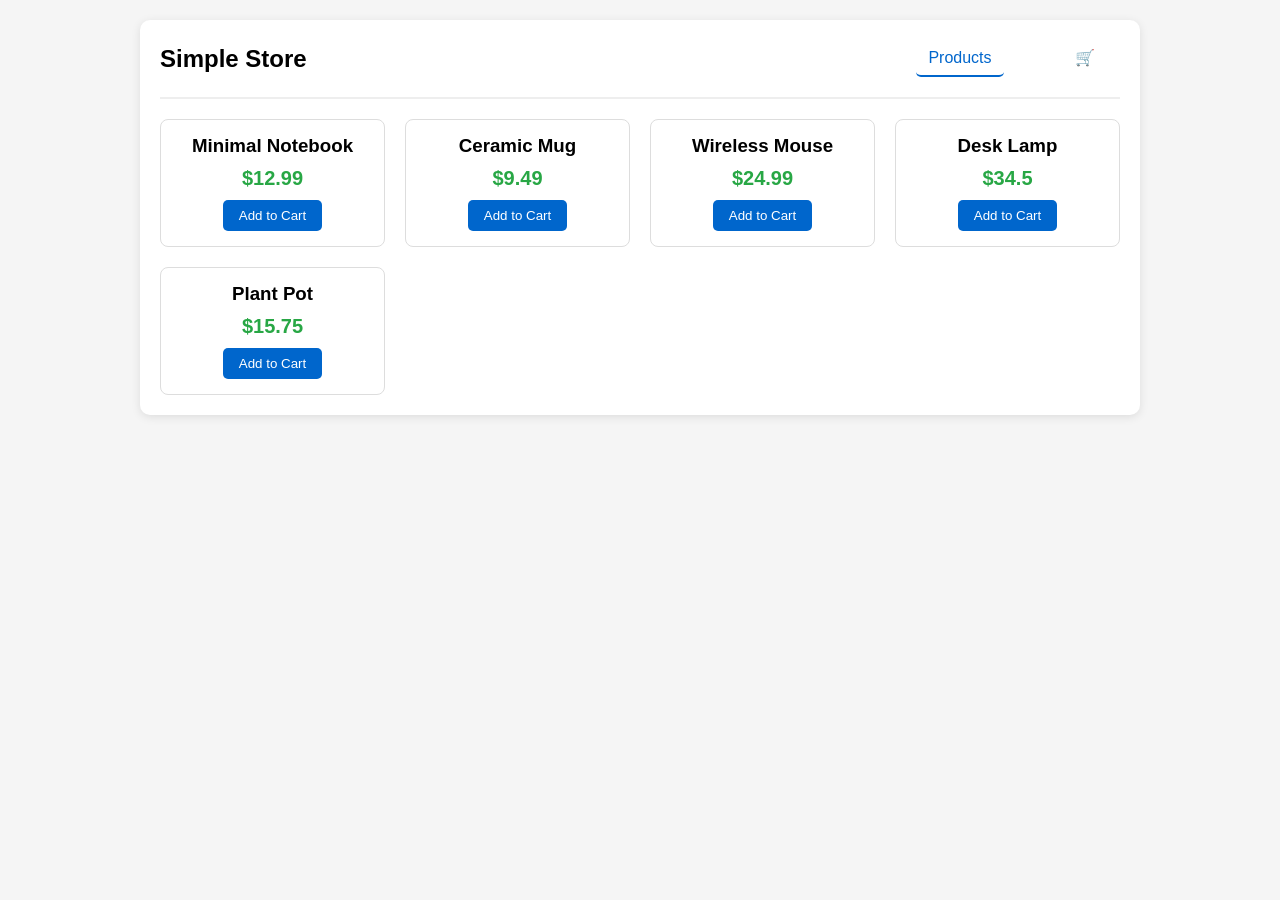
<file: ecommerce/index.html>
<!DOCTYPE html>
<html lang="en">
<head>
    <meta charset="UTF-8">
    <meta name="viewport" content="width=device-width, initial-scale=1.0">
    <title>Simple Store</title>
    <link rel="stylesheet" href="style.css">
</head>
<body>
    <div class="app">
        <header>
            <h1>Simple Store</h1>
            <nav>
                <button id="homeBtn" class="nav-btn active">Products</button>
                <button id="cartBtn" class="nav-btn">Cart 🛒 <span id="cartCount">0</span></button>
            </nav>
        </header>

        <main>
            <!-- PRODUCTS PAGE -->
            <div id="productsPage">
                <div class="products-grid" id="productsGrid">
                    <!-- Products will be loaded here via AJAX -->
                    <div class="loader">Loading products...</div>
                </div>
                <div id="productsTotal" class="cart-summary" style="display:none;">
                    <strong>Selected Total: $<span id="selectedTotal">0</span></strong>
                    <button id="viewCartBtn">View Cart →</button>
                </div>
            </div>

            <!-- CART PAGE (hidden by default) -->
            <div id="cartPage" style="display:none;">
                <div class="cart-summary">
                    <h2>Your Cart</h2>
                    <div id="cartItems"></div>
                    <div class="total">Total: $<span id="cartTotal">0</span></div>
                    
                    <div class="payment-options">
                        <h3>Payment Method</h3>
                        <label><input type="radio" name="paymentMethod" value="card"> 💳 Credit Card</label><br>
                        <label><input type="radio" name="paymentMethod" value="upi"> 📱 UPI</label><br>
                        <label><input type="radio" name="paymentMethod" value="netbanking"> 🏦 Internet Banking</label>
                        <div id="paymentStep" style="margin-top: 15px;"></div>
                    </div>
                    
                    <button id="proceedConfirmBtn" disabled>Proceed to Confirm</button>
                    <button id="resetCartBtn">Reset All</button>
                    <button id="backProductsBtn">Back to Products</button>
                </div>
            </div>

            <!-- CONFIRM PAGE (hidden by default) -->
            <div id="confirmPage" style="display:none;">
                <div class="cart-summary">
                    <h2>Confirm Payment</h2>
                    <div id="confirmDetails"></div>
                    <button id="confirmPayBtn">✅ Confirm & Pay</button>
                    <button id="backCartBtn">← Back to Cart</button>
                    <button id="resetConfirmBtn">Reset All</button>
                </div>
            </div>

            <!-- SUCCESS PAGE (hidden by default) -->
            <div id="successPage" style="display:none;">
                <div class="success-badge">
                    ✅ Payment Successful!<br>
                    Your order has been placed.<br><br>
                    <button id="homeAfterSuccess">🏠 Go to Home</button>
                </div>
            </div>
        </main>
    </div>

    <script src="https://code.jquery.com/jquery-3.7.1.min.js"></script>
    <script src="script.js"></script>
</body>
</html>
</file>
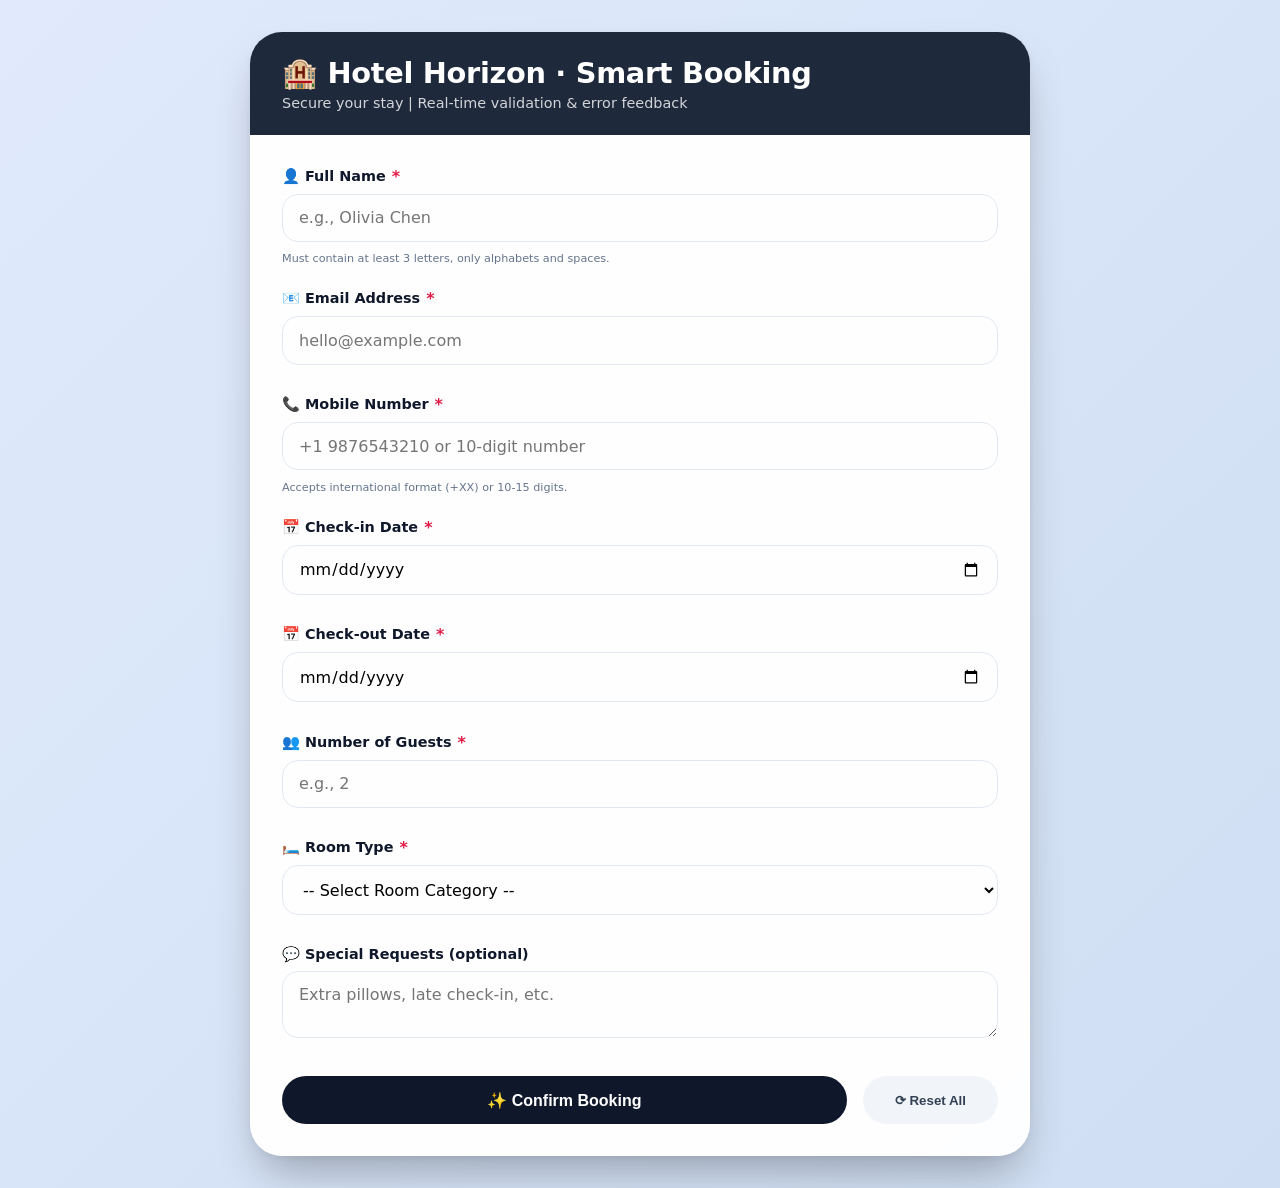
<file: advancedformvalidation.html>
<!DOCTYPE html>
<html lang="en">
<head>
    <meta charset="UTF-8">
    <meta name="viewport" content="width=device-width, initial-scale=1.0, user-scalable=yes">
    <title>✨ Universal Form Validation Engine | Hotel Booking System Demo</title>
    <style>
        * {
            margin: 0;
            padding: 0;
            box-sizing: border-box;
        }

        body {
            font-family: 'Inter', system-ui, -apple-system, 'Segoe UI', Roboto, 'Helvetica Neue', sans-serif;
            background: linear-gradient(135deg, #e0eafc 0%, #cfdef3 100%);
            min-height: 100vh;
            padding: 2rem 1.5rem;
            display: flex;
            justify-content: center;
            align-items: center;
        }

        /* card container */
        .form-card {
            max-width: 780px;
            width: 100%;
            margin: 0 auto;
            background: rgba(255, 255, 255, 0.96);
            backdrop-filter: blur(0px);
            border-radius: 2rem;
            box-shadow: 0 25px 45px -12px rgba(0, 0, 0, 0.3), 0 2px 8px rgba(0,0,0,0.05);
            overflow: hidden;
            transition: all 0.2s;
        }

        .form-header {
            background: #1e293b;
            padding: 1.5rem 2rem;
            color: white;
        }

        .form-header h1 {
            font-weight: 700;
            font-size: 1.8rem;
            letter-spacing: -0.3px;
            display: flex;
            align-items: center;
            gap: 10px;
        }

        .form-header p {
            opacity: 0.8;
            margin-top: 0.3rem;
            font-size: 0.9rem;
        }

        .form-body {
            padding: 2rem 2rem 2rem 2rem;
        }

        .form-row {
            margin-bottom: 1.5rem;
            display: flex;
            flex-direction: column;
        }

        label {
            font-weight: 600;
            margin-bottom: 0.5rem;
            color: #0f172a;
            font-size: 0.9rem;
            display: flex;
            align-items: center;
            gap: 6px;
        }

        .required-star {
            color: #e11d48;
            font-size: 1rem;
        }

        input, select, textarea {
            padding: 0.85rem 1rem;
            border: 1.5px solid #e2e8f0;
            border-radius: 1rem;
            font-size: 1rem;
            font-family: inherit;
            transition: all 0.2s ease;
            background: #fefefe;
            outline: none;
        }

        input:focus, select:focus, textarea:focus {
            border-color: #3b82f6;
            box-shadow: 0 0 0 3px rgba(59,130,246,0.2);
        }

        .error-message {
            font-size: 0.75rem;
            color: #e11d48;
            margin-top: 0.4rem;
            display: flex;
            align-items: center;
            gap: 5px;
            font-weight: 500;
        }

        .field-error {
            border-color: #e11d48 !important;
            background-color: #fff5f5;
        }

        .form-actions {
            margin-top: 2rem;
            display: flex;
            gap: 1rem;
            flex-wrap: wrap;
        }

        .btn-submit {
            background: #0f172a;
            color: white;
            border: none;
            padding: 0.9rem 2rem;
            border-radius: 2rem;
            font-weight: 700;
            font-size: 1rem;
            cursor: pointer;
            transition: 0.2s;
            flex: 1;
        }

        .btn-submit:hover {
            background: #1e293b;
            transform: translateY(-2px);
            box-shadow: 0 10px 20px -5px rgba(0,0,0,0.2);
        }

        .btn-reset {
            background: #f1f5f9;
            border: none;
            padding: 0.9rem 2rem;
            border-radius: 2rem;
            font-weight: 600;
            cursor: pointer;
            transition: 0.2s;
            color: #334155;
        }

        .btn-reset:hover {
            background: #e2e8f0;
        }

        .success-toast {
            position: fixed;
            bottom: 30px;
            left: 50%;
            transform: translateX(-50%);
            background: #0f172a;
            color: white;
            padding: 1rem 2rem;
            border-radius: 60px;
            font-weight: 500;
            z-index: 1000;
            box-shadow: 0 15px 30px rgba(0,0,0,0.3);
            animation: slideUp 0.3s ease;
            backdrop-filter: blur(8px);
            background: #065f46;
            font-size: 0.95rem;
        }

        .error-toast {
            background: #b91c1c;
        }

        @keyframes slideUp {
            from {
                opacity: 0;
                bottom: 0;
            }
            to {
                opacity: 1;
                bottom: 30px;
            }
        }

        .helper-text {
            font-size: 0.7rem;
            color: #64748b;
            margin-top: 0.25rem;
        }

        hr {
            margin: 0.5rem 0 1.2rem;
            border-color: #eef2ff;
        }

        @media (max-width: 550px) {
            .form-body {
                padding: 1.5rem;
            }
            .form-header h1 {
                font-size: 1.4rem;
            }
        }
    </style>
</head>
<body>

<div class="form-card">
    <div class="form-header">
        <h1>🏨 Hotel Horizon · Smart Booking</h1>
        <p>Secure your stay | Real-time validation & error feedback</p>
    </div>
    <div class="form-body">
        <form id="hotelBookingForm" novalidate>
            <!-- FULL NAME -->
            <div class="form-row" data-field="fullname">
                <label>👤 Full Name <span class="required-star">*</span></label>
                <input type="text" id="fullname" name="fullname" placeholder="e.g., Olivia Chen" autocomplete="off">
                <div class="error-message" id="fullnameError"></div>
                <div class="helper-text">Must contain at least 3 letters, only alphabets and spaces.</div>
            </div>

            <!-- EMAIL ADDRESS -->
            <div class="form-row" data-field="email">
                <label>📧 Email Address <span class="required-star">*</span></label>
                <input type="email" id="email" name="email" placeholder="hello@example.com">
                <div class="error-message" id="emailError"></div>
            </div>

            <!-- MOBILE NUMBER -->
            <div class="form-row" data-field="mobile">
                <label>📞 Mobile Number <span class="required-star">*</span></label>
                <input type="tel" id="mobile" name="mobile" placeholder="+1 9876543210 or 10-digit number">
                <div class="error-message" id="mobileError"></div>
                <div class="helper-text">Accepts international format (+XX) or 10-15 digits.</div>
            </div>

            <!-- CHECK-IN DATE -->
            <div class="form-row" data-field="checkin">
                <label>📅 Check-in Date <span class="required-star">*</span></label>
                <input type="date" id="checkin" name="checkin">
                <div class="error-message" id="checkinError"></div>
            </div>

            <!-- CHECK-OUT DATE -->
            <div class="form-row" data-field="checkout">
                <label>📅 Check-out Date <span class="required-star">*</span></label>
                <input type="date" id="checkout" name="checkout">
                <div class="error-message" id="checkoutError"></div>
            </div>

            <!-- NUMBER OF GUESTS -->
            <div class="form-row" data-field="guests">
                <label>👥 Number of Guests <span class="required-star">*</span></label>
                <input type="number" id="guests" name="guests" min="1" max="20" placeholder="e.g., 2">
                <div class="error-message" id="guestsError"></div>
            </div>

            <!-- ROOM TYPE DROPDOWN -->
            <div class="form-row" data-field="roomType">
                <label>🛏️ Room Type <span class="required-star">*</span></label>
                <select id="roomType" name="roomType">
                    <option value="">-- Select Room Category --</option>
                    <option value="standard">Standard King</option>
                    <option value="deluxe">Deluxe Ocean View</option>
                    <option value="suite">Presidential Suite</option>
                    <option value="family">Family Connecting Room</option>
                </select>
                <div class="error-message" id="roomTypeError"></div>
            </div>

            <!-- EXTRA NOTES: optional but shows extensibility -->
            <div class="form-row" data-field="specialRequests">
                <label>💬 Special Requests (optional)</label>
                <textarea id="specialRequests" rows="2" placeholder="Extra pillows, late check-in, etc."></textarea>
                <div class="error-message" id="specialRequestsError"></div>
            </div>

            <div class="form-actions">
                <button type="submit" class="btn-submit">✨ Confirm Booking</button>
                <button type="button" class="btn-reset" id="resetFormBtn">⟳ Reset All</button>
            </div>
        </form>
    </div>
</div>

<script>
    // ============================================================
    // UNIVERSAL & EXTENSIBLE FORM VALIDATION MODULE
    // Use-case: HOTEL BOOKING (can be adapted to any form)
    // Features:
    //  - Real-time validation (on blur) + full validation on submit
    //  - Customizable rules: regex, required, custom logic (date comparison)
    //  - Displays dynamic error messages
    //  - Prevents submission if invalid
    //  - Success message with booking summary
    //  - Easy to extend: just add new fields & rules inside config
    // ============================================================

    (function() {
        // ---------- 1. Helper: Show floating messages ----------
        function showFloatingMessage(message, isError = false) {
            const existing = document.querySelector('.success-toast');
            if(existing) existing.remove();
            const toast = document.createElement('div');
            toast.className = 'success-toast';
            if(isError) toast.classList.add('error-toast');
            toast.textContent = message;
            document.body.appendChild(toast);
            setTimeout(() => toast.remove(), 3500);
        }

        // ---------- 2. Clear a specific field error UI ----------
        function clearFieldError(fieldId) {
            const inputElement = document.getElementById(fieldId);
            if(inputElement) inputElement.classList.remove('field-error');
            const errorSpan = document.getElementById(`${fieldId}Error`);
            if(errorSpan) errorSpan.innerHTML = '';
        }

        function setFieldError(fieldId, message) {
            const inputElement = document.getElementById(fieldId);
            if(inputElement) inputElement.classList.add('field-error');
            const errorSpan = document.getElementById(`${fieldId}Error`);
            if(errorSpan) errorSpan.innerHTML = message ? `⚠️ ${message}` : '';
        }

        // ---------- 3. CORE VALIDATION RULES (extensible object) ----------
        // Each field has its own validator function. Returns error string or null (valid)
        const validationRules = {
            fullname: (value) => {
                const trimmed = value.trim();
                if(!trimmed) return "Full name is required.";
                if(trimmed.length < 3) return "Name must have at least 3 characters.";
                const nameRegex = /^[A-Za-z\s\u00C0-\u00FF]+$/; // supports letters & spaces, accented letters
                if(!nameRegex.test(trimmed)) return "Name can only contain letters and spaces.";
                return null;
            },
            email: (value) => {
                const trimmed = value.trim();
                if(!trimmed) return "Email address is required.";
                const emailRegex = /^[^\s@]+@([^\s@.,]+\.)+[^\s@.,]{2,}$/;
                if(!emailRegex.test(trimmed)) return "Enter a valid email (e.g., name@domain.com).";
                return null;
            },
            mobile: (value) => {
                const trimmed = value.trim();
                if(!trimmed) return "Mobile number is required.";
                // supports: +1 1234567890, 1234567890, +91-9876543210, spaces, digits, plus, dash
                const mobileRegex = /^[\+\d\s\-\(\)]{8,20}$/;
                if(!mobileRegex.test(trimmed)) return "Enter a valid phone number (10-15 digits, +, spaces allowed).";
                const digitsOnly = trimmed.replace(/\D/g, '');
                if(digitsOnly.length < 8 || digitsOnly.length > 15) return "Mobile number must have 8 to 15 digits.";
                return null;
            },
            checkin: (value) => {
                if(!value) return "Check-in date is required.";
                const selectedDate = new Date(value);
                const today = new Date();
                today.setHours(0,0,0,0);
                if(selectedDate < today) return "Check-in date cannot be in the past.";
                return null;
            },
            checkout: (value, formValues) => {
                if(!value) return "Check-out date is required.";
                const checkinDate = formValues.checkin ? new Date(formValues.checkin) : null;
                const checkoutDate = new Date(value);
                if(checkinDate && checkoutDate <= checkinDate) {
                    return "Check-out date must be after check-in date.";
                }
                const today = new Date();
                today.setHours(0,0,0,0);
                if(checkoutDate < today) return "Check-out date cannot be in the past.";
                return null;
            },
            guests: (value) => {
                const num = parseInt(value, 10);
                if(isNaN(value) || value === "") return "Number of guests is required.";
                if(isNaN(num) || num < 1) return "Must be at least 1 guest.";
                if(num > 20) return "Maximum 20 guests per booking.";
                return null;
            },
            roomType: (value) => {
                if(!value) return "Please select a room type.";
                return null;
            },
            // specialRequests is optional, but we can still provide extensibility (no error)
            specialRequests: () => null
        };

        // ---------- 4. Function to validate a single field + update UI (real-time) ----------
        function validateField(fieldId, allValues = null) {
            const inputElem = document.getElementById(fieldId);
            if(!inputElem) return true;
            let value = inputElem.value;
            if(fieldId === 'guests') value = inputElem.value; // keep raw for number
            
            // For checkout we need full form values context (checkin value)
            let dynamicValues = allValues;
            if(!dynamicValues) {
                dynamicValues = {};
                // gather current form values if not provided
                const fields = ['fullname','email','mobile','checkin','checkout','guests','roomType','specialRequests'];
                fields.forEach(f => {
                    const el = document.getElementById(f);
                    if(el) dynamicValues[f] = (f === 'guests') ? el.value : el.value;
                    else dynamicValues[f] = '';
                });
            }
            
            let errorMsg = null;
            const rule = validationRules[fieldId];
            if(rule) {
                if(fieldId === 'checkout') {
                    errorMsg = rule(value, dynamicValues);
                } else {
                    errorMsg = rule(value);
                }
            }
            
            if(errorMsg) {
                setFieldError(fieldId, errorMsg);
                return false;
            } else {
                clearFieldError(fieldId);
                return true;
            }
        }

        // ---------- 5. Validate Entire Form (returns boolean) ----------
        function validateFullForm() {
            // Gather current values for cross-field dependency (checkout uses checkin)
            const formState = {
                fullname: document.getElementById('fullname')?.value || '',
                email: document.getElementById('email')?.value || '',
                mobile: document.getElementById('mobile')?.value || '',
                checkin: document.getElementById('checkin')?.value || '',
                checkout: document.getElementById('checkout')?.value || '',
                guests: document.getElementById('guests')?.value || '',
                roomType: document.getElementById('roomType')?.value || '',
                specialRequests: document.getElementById('specialRequests')?.value || ''
            };
            
            let isValid = true;
            // list of fields to validate in order
            const fieldsToCheck = ['fullname','email','mobile','checkin','guests','roomType','checkout'];
            for(let field of fieldsToCheck) {
                const fieldValid = validateField(field, formState);
                if(!fieldValid) isValid = false;
            }
            return isValid;
        }

        // ---------- 6. Setup real-time blur validation & live inline validation ----------
        function attachRealTimeValidation() {
            const fields = ['fullname','email','mobile','checkin','checkout','guests','roomType'];
            fields.forEach(fieldId => {
                const element = document.getElementById(fieldId);
                if(element) {
                    element.addEventListener('blur', function() {
                        // gather current form snapshot for checkout dependency
                        const currentSnapshot = {
                            fullname: document.getElementById('fullname')?.value || '',
                            email: document.getElementById('email')?.value || '',
                            mobile: document.getElementById('mobile')?.value || '',
                            checkin: document.getElementById('checkin')?.value || '',
                            checkout: document.getElementById('checkout')?.value || '',
                            guests: document.getElementById('guests')?.value || '',
                            roomType: document.getElementById('roomType')?.value || '',
                        };
                        validateField(fieldId, currentSnapshot);
                    });
                    // also on input clear error when user starts typing (optional but user-friendly)
                    element.addEventListener('input', function() {
                        clearFieldError(fieldId);
                    });
                }
            });
            // special: checkin change also re-validate checkout because dependency
            const checkinElem = document.getElementById('checkin');
            if(checkinElem) {
                checkinElem.addEventListener('change', () => {
                    if(document.getElementById('checkout')?.value) {
                        const snap = {
                            checkin: checkinElem.value,
                            checkout: document.getElementById('checkout')?.value || ''
                        };
                        validateField('checkout', { ...snap, fullname:'',email:'',mobile:'',guests:'',roomType:'' });
                    }
                    validateField('checkin');
                });
            }
            const checkoutElem = document.getElementById('checkout');
            if(checkoutElem) {
                checkoutElem.addEventListener('change', () => {
                    const snap = { checkin: document.getElementById('checkin')?.value || '' };
                    validateField('checkout', snap);
                });
            }
        }

        // ---------- 7. Show success summary (booking confirmation) ----------
        function showBookingSuccess() {
            const fullname = document.getElementById('fullname').value.trim();
            const email = document.getElementById('email').value.trim();
            const mobile = document.getElementById('mobile').value.trim();
            const checkin = document.getElementById('checkin').value;
            const checkout = document.getElementById('checkout').value;
            const guests = document.getElementById('guests').value;
            const roomSelect = document.getElementById('roomType');
            const roomText = roomSelect.options[roomSelect.selectedIndex]?.text || roomSelect.value;
            const special = document.getElementById('specialRequests').value.trim() || "No special requests";
            
            const formattedCheckin = new Date(checkin).toLocaleDateString('en-US', { year:'numeric', month:'short', day:'numeric' });
            const formattedCheckout = new Date(checkout).toLocaleDateString('en-US', { year:'numeric', month:'short', day:'numeric' });
            
            const message = `✅ Booking confirmed for ${fullname}! 📍 ${roomText} | ${guests} guest(s) | ${formattedCheckin} → ${formattedCheckout}. A confirmation email sent to ${email}. ✨`;
            showFloatingMessage(message, false);
            // Optionally log to console for lab demonstration
            console.log("🎉 RESERVATION SUCCESS:", { fullname, email, mobile, checkin, checkout, guests, room: roomText, special });
        }

        // ---------- 8. Handle form submit (prevent default, validate, success) ----------
        function handleSubmit(e) {
            e.preventDefault();
            const isValid = validateFullForm();
            if(isValid) {
                showBookingSuccess();
                // Optionally: you can reset form or keep data. For UX we don't reset automatically to show success but you can
                // Uncomment next line if you need full reset after success:
                // document.getElementById('hotelBookingForm').reset();
                // Clear all error styles after reset? we handle if we reset, but better keep success state
                // For this demo, we just show success but keep data (user can reset manually)
            } else {
                showFloatingMessage("⚠️ Please fix the errors highlighted in the form before submitting.", true);
                // scroll to first error field
                const firstError = document.querySelector('.field-error');
                if(firstError) firstError.scrollIntoView({ behavior: 'smooth', block: 'center' });
            }
        }

        // ---------- 9. Reset form & clear all errors ----------
        function resetFormAndErrors() {
            const form = document.getElementById('hotelBookingForm');
            form.reset();
            // clear all field error styles and messages
            const fields = ['fullname','email','mobile','checkin','checkout','guests','roomType','specialRequests'];
            fields.forEach(field => {
                clearFieldError(field);
                const inputElem = document.getElementById(field);
                if(inputElem) inputElem.classList.remove('field-error');
            });
            showFloatingMessage("Form has been reset ✨", false);
        }

        // ---------- 10. Attach event listeners and init ----------
        function init() {
            const form = document.getElementById('hotelBookingForm');
            if(form) {
                form.addEventListener('submit', handleSubmit);
            }
            const resetBtn = document.getElementById('resetFormBtn');
            if(resetBtn) resetBtn.addEventListener('click', resetFormAndErrors);
            
            attachRealTimeValidation();
            
            // additional: ensure initial state no error styles
            const fieldsInit = ['fullname','email','mobile','checkin','checkout','guests','roomType'];
            fieldsInit.forEach(f => clearFieldError(f));
        }
        
        init();
    })();
</script>
</body>
</html>
</file>
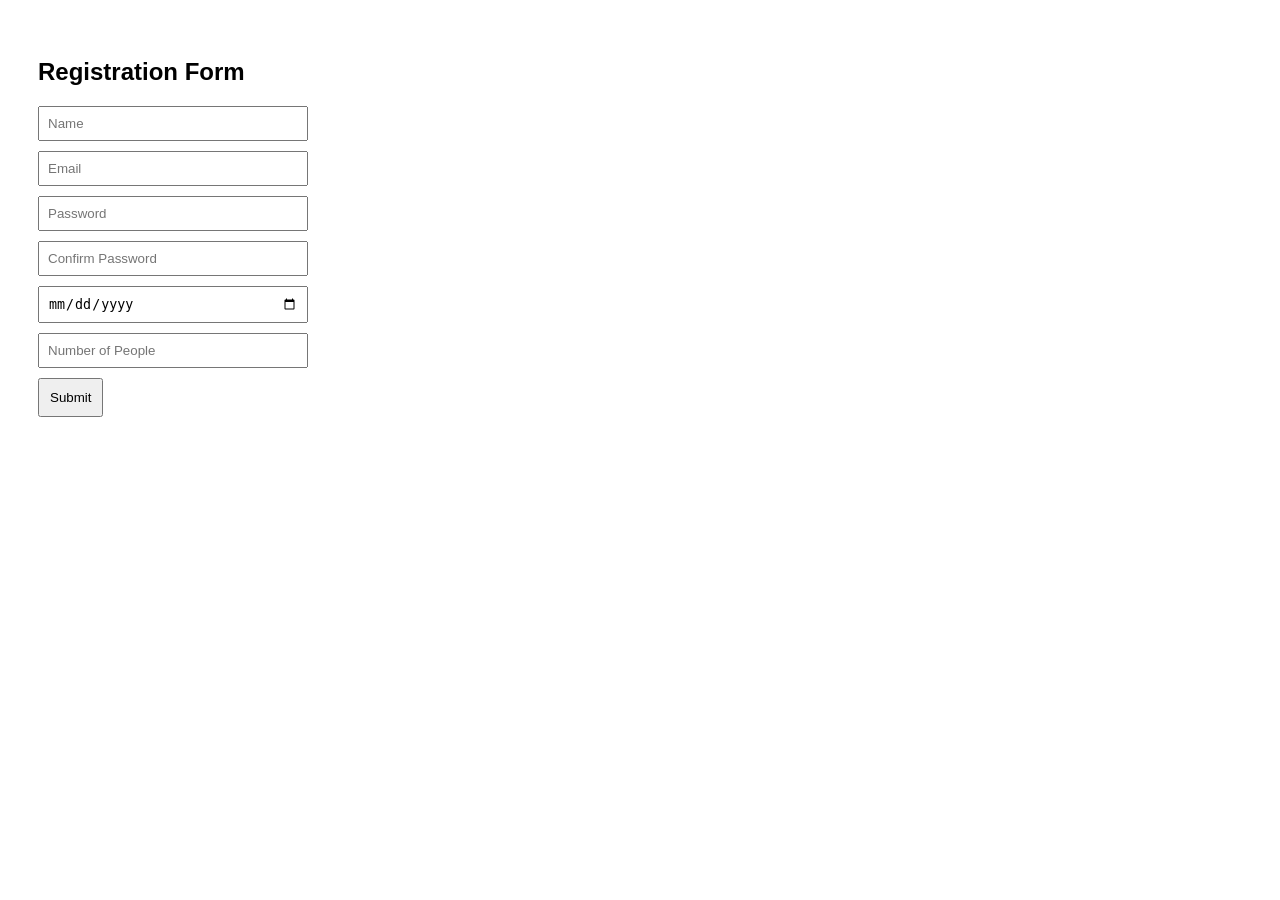
<file: jqueryformvalidation.html>
<!DOCTYPE html>
<html>
<head>
    <title>Form Validation</title>
    
    <!-- jQuery CDN -->
    <script src="https://code.jquery.com/jquery-3.6.0.min.js"></script>
    
    <style>
        body {
            font-family: Arial;
            padding: 30px;
        }
        input {
            display: block;
            margin: 10px 0;
            padding: 8px;
            width: 250px;
        }
        button {
            padding: 10px;
        }
    </style>
</head>

<body>

<h2>Registration Form</h2>

<form id="myForm">
    <input type="text" id="name" placeholder="Name">
    <input type="email" id="email" placeholder="Email">
    <input type="password" id="password" placeholder="Password">
    <input type="password" id="confirmPassword" placeholder="Confirm Password">
    <input type="date" id="date">
    <input type="number" id="people" placeholder="Number of People">
    
    <button type="submit">Submit</button>
</form>

<script>
$(document).ready(function() {

    $("#myForm").submit(function(e) {
        e.preventDefault(); // prevent form submission
        
        let name = $("#name").val().trim();
        let email = $("#email").val().trim();
        let password = $("#password").val();
        let confirmPassword = $("#confirmPassword").val();
        let date = $("#date").val();
        let people = $("#people").val();

        // Name validation
        if(name === "") {
            alert("Name is required");
            return;
        }

        // Email validation (simple regex)
        let emailPattern = /^[^ ]+@[^ ]+\.[a-z]{2,3}$/;
        if(!email.match(emailPattern)) {
            alert("Enter a valid email");
            return;
        }

        // Password validation
        if(password.length < 6) {
            alert("Password must be at least 6 characters");
            return;
        }

        // Confirm password
        if(password !== confirmPassword) {
            alert("Passwords do not match");
            return;
        }

        // Date validation
        if(date === "") {
            alert("Please select a date");
            return;
        }

        // Number of people
        if(people === "" || people <= 0) {
            alert("Enter valid number of people");
            return;
        }

        // SUCCESS
        alert("Form submitted successfully!");
    });

});
</script>

</body>
</html>
</file>
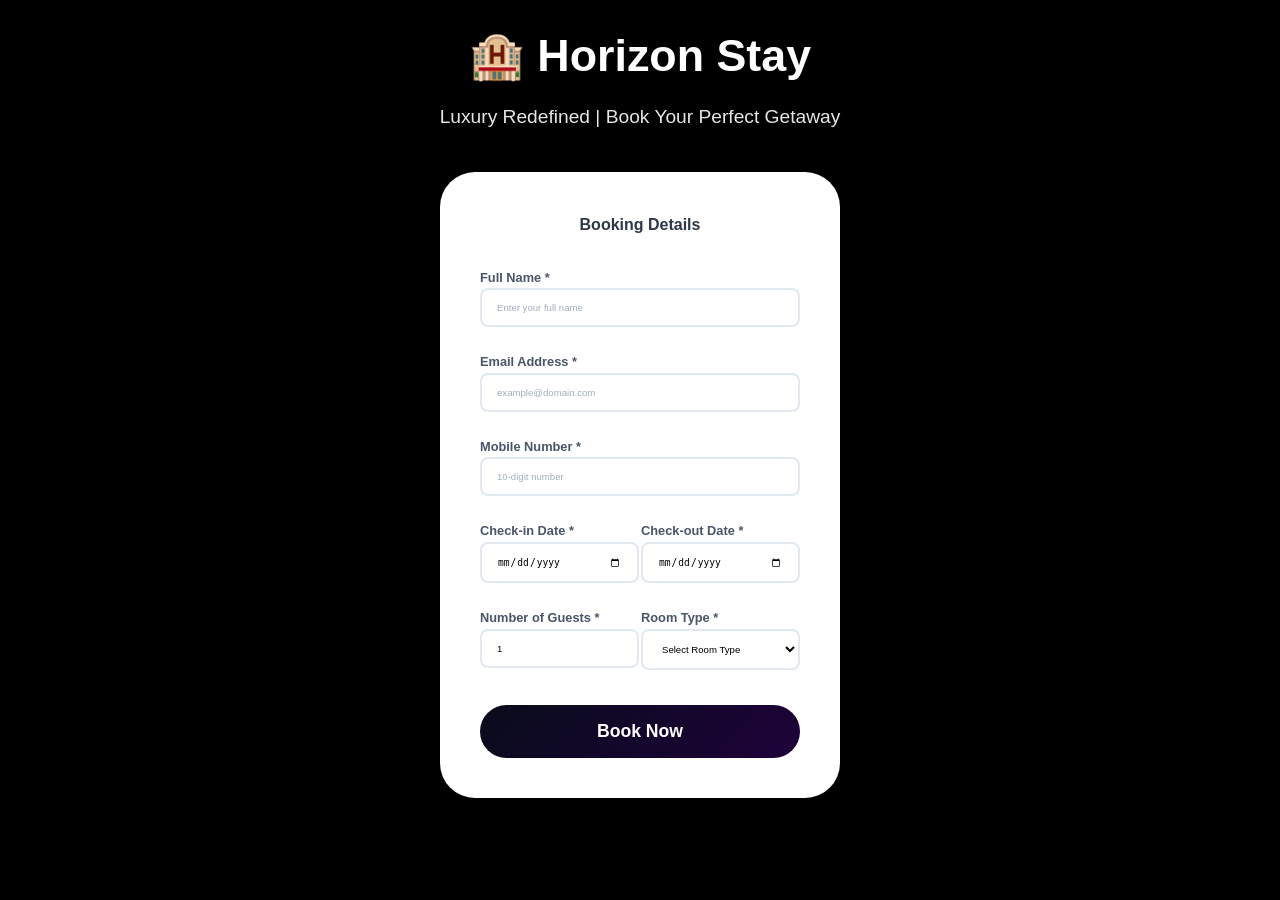
<file: normalformvalidation.html>
<!DOCTYPE html>
<html lang="en">
<head>
    <meta charset="UTF-8">
    <meta name="viewport" content="width=device-width, initial-scale=1.0, user-scalable=yes">
    <title>Hotel Booking System | Horizon Stay</title>
    <style>
        /* ========== style.css (fully preserved, no changes) ========== */
        * {
            margin: 0;
            padding: 0;
            box-sizing: border-box;
        }
        body {
            font-family: 'Segoe UI', Tahoma, Geneva, Verdana, sans-serif;
            line-height: 1.6;
            color: #333;
            background: linear-gradient(135deg, #000000ff 0%, #000000ff 100%);
            min-height: 100vh;
        }
        .page-container {
            max-width: 1200px;
            margin: 0 auto;
            padding: 20px;
        }
        header {
            text-align: center;
            margin-bottom: 40px;
            color: white;
        }
        header h1 {
            font-size: 2.8rem;
            margin-bottom: 10px;
            text-shadow: 2px 2px 4px rgba(0, 0, 0, 0.2);
        }
        .subtitle {
            font-size: 1.2rem;
            opacity: 0.9;
        }
        .container {
            display: flex;
            justify-content: center;
            align-items: flex-start;
            min-height: 70vh;
        }
        .form-container {
            background: white;
            border-radius: 35px;
            box-shadow: 0 20px 40px rgba(0, 0, 0, 0.1);
            padding: 40px;
            width: 80%;
            max-width: 400px;
        }
        .form-container h2 {
            color: #2d3748;
            margin-bottom: 30px;
            text-align: center;
            font-size: 1rem;
        }
        fieldset {
            border: 2px solid #e2e8f0;
            border-radius: 10px;
            padding: 25px;
            margin-bottom: 30px;
            background: #f7fafc;
        }
        legend {
            padding: 0 15px;
            font-weight: 600;
            color: #4a5568;
            font-size: 0.5rem;
        }
        .form-row {
            display: grid;
            grid-template-columns: 1fr 1fr;
            gap: 2px;
        }
        .form-group {
            margin-bottom: 0px;
        }
        .form-group label {
            display: block;
            margin-bottom: 0px;
            font-weight: 600;
            color: #4a5568;
            font-size: 0.8rem;
        }
        .form-group input,
        .form-group select {
            width: 100%;
            padding: 12px 15px;
            border: 2px solid #e2e8f0;
            border-radius: 8px;
            font-size: 0.6rem;
            transition: border-color 0.3s ease;
            background: white;
        }
        .form-group input:focus,
        .form-group select:focus {
            outline: none;
            border-color: #667eea;
            box-shadow: 0 0 0 3px rgba(102, 126, 234, 0.1);
        }
        .form-group input::placeholder {
            color: #a0aec0;
        }
        .error {
            color: #e53e3e;
            font-size: 0.5rem;
            margin-top: 5px;
            display: block;
            min-height: 20px;
        }
        .success-message {
            background: #c6f6d5;
            color: #22543d;
            padding: 20px;
            border-radius: 8px;
            margin-top: 30px;
            text-align: center;
            font-weight: 600;
            font-size: 0.7rem;
            border: 2px solid #9ae6b4;
            display: none;
        }
        .submit-btn {
            background: linear-gradient(135deg, #080c1bff 0%, #1e023aff 100%);
            color: white;
            border: none;
            padding: 16px 40px;
            font-size: 1.1rem;
            font-weight: 600;
            border-radius: 28px;
            cursor: pointer;
            width: 100%;
            transition: transform 0.3s ease, box-shadow 0.3s ease;
            margin-top: 10px;
        }
        .submit-btn:hover {
            transform: translateY(-2px);
            box-shadow: 0 10px 20px rgba(102, 126, 234, 0.3);
        }
        .submit-btn:active {
            transform: translateY(0);
        }
        @media (max-width: 768px) {
            .form-row {
                grid-template-columns: 1fr;
                gap: 15px;
            }
            .form-container {
                padding: 25px;
            }
            header h1 {
                font-size: 2.2rem;
            }
            .form-container h2 {
                font-size: 1.6rem;
            }
        }
        @media (max-width: 480px) {
            .page-container {
                padding: 10px;
            }
            .form-container {
                padding: 20px;
            }
            fieldset {
                padding: 15px;
            }
        }
    </style>
</head>
<body>
    <div class="page-container">
        <header>
            <h1>🏨 Horizon Stay</h1>
            <div class="subtitle">Luxury Redefined | Book Your Perfect Getaway</div>
        </header>
        <main class="container">
            <div class="form-container">
                <h2>Booking Details</h2>
                <form id="bookingForm">
                    <div class="form-group">
                        <label for="name">Full Name *</label>
                        <input type="text" id="name" placeholder="Enter your full name">
                        <small class="error" id="nameError"></small>
                    </div>

                    <div class="form-group">
                        <label for="email">Email Address *</label>
                        <input type="text" id="email" placeholder="example@domain.com">
                        <small class="error" id="emailError"></small>
                    </div>

                    <div class="form-group">
                        <label for="mobile">Mobile Number *</label>
                        <input type="tel" id="mobile" placeholder="10-digit number">
                        <small class="error" id="mobileError"></small>
                    </div>

                    <div class="form-row">
                        <div class="form-group">
                            <label for="checkin">Check-in Date *</label>
                            <input type="date" id="checkin">
                            <small class="error" id="checkinError"></small>
                        </div>

                        <div class="form-group">
                            <label for="checkout">Check-out Date *</label>
                            <input type="date" id="checkout">
                            <small class="error" id="checkoutError"></small>
                        </div>
                    </div>

                    <div class="form-row">
                        <div class="form-group">
                            <label for="guests">Number of Guests *</label>
                            <input type="number" id="guests" min="1" max="6" value="1">
                            <small class="error" id="guestsError"></small>
                        </div>

                        <div class="form-group">
                            <label for="room">Room Type *</label>
                            <select id="room">
                                <option value="">Select Room Type</option>
                                <option value="single">Single Room ($99/night)</option>
                                <option value="double">Double Room ($149/night)</option>
                                <option value="suite">Suite ($249/night)</option>
                            </select>
                            <small class="error" id="roomError"></small>
                        </div>
                    </div>

                    <button type="submit" class="submit-btn">Book Now</button>
                </form>

                <div id="successMsg" class="success-message"></div>
            </div>
        </main>
    </div>

    <script>
        // ========== script.js (exactly preserved, no changes) ==========
        const bookingForm = document.getElementById('bookingForm');
        const nameInput = document.getElementById('name');
        const emailInput = document.getElementById('email');
        const mobileInput = document.getElementById('mobile');
        const checkinInput = document.getElementById('checkin');
        const checkoutInput = document.getElementById('checkout');
        const guestsInput = document.getElementById('guests');
        const roomSelect = document.getElementById('room');
        const successMsg = document.getElementById('successMsg');
        
        const today = new Date().toISOString().split('T')[0];
        checkinInput.min = today;
        
        checkinInput.addEventListener('change', function() {
            checkoutInput.min = this.value;
            if (checkoutInput.value && checkoutInput.value < this.value) {
                checkoutInput.value = '';
            }
        });
        
        bookingForm.addEventListener('submit', function(event) {
            event.preventDefault();
        
            const errorElements = document.querySelectorAll('.error');
            errorElements.forEach(el => el.textContent = '');
        
            successMsg.textContent = '';
            successMsg.style.display = 'none';
        
            const name = nameInput.value.trim();
            const email = emailInput.value.trim();
            const mobile = mobileInput.value.trim();
            const checkin = checkinInput.value;
            const checkout = checkoutInput.value;
            const guests = parseInt(guestsInput.value);
            const room = roomSelect.value;
        
            let isValid = true;
        
            if (name === '' || !/^[A-Za-z\s]{2,}$/.test(name)) {
                document.getElementById('nameError').textContent = 'Enter valid name (letters only, min 2 chars)';
                isValid = false;
            }
        
            if (!/^[^\s@]+@[^\s@]+\.[^\s@]+$/.test(email)) {
                document.getElementById('emailError').textContent = 'Enter valid email address';
                isValid = false;
            }
        
            if (!/^\d{10}$/.test(mobile)) {
                document.getElementById('mobileError').textContent = 'Mobile must be 10 digits';
                isValid = false;
            }
        
            if (checkin < today) {
                document.getElementById('checkinError').textContent = 'Check-in must be today or later';
                isValid = false;
            }
        
            if (checkout <= checkin) {
                document.getElementById('checkoutError').textContent = 'Check-out must be after check-in';
                isValid = false;
            }
        
            if (guests < 1 || guests > 6) {
                document.getElementById('guestsError').textContent = 'Guests must be 1-6';
                isValid = false;
            }
        
            if (room === '') {
                document.getElementById('roomError').textContent = 'Please select a room type';
                isValid = false;
            }
        
            if (isValid) {
                successMsg.textContent = `✅ Booking Successful! Confirmation sent to ${email}`;
                successMsg.style.display = 'block';
        
                setTimeout(() => {
                    bookingForm.reset();
                    successMsg.style.display = 'none';
                    checkinInput.min = new Date().toISOString().split('T')[0];
                }, 3000);
            }
        });
    </script>
</body>
</html>
</file>
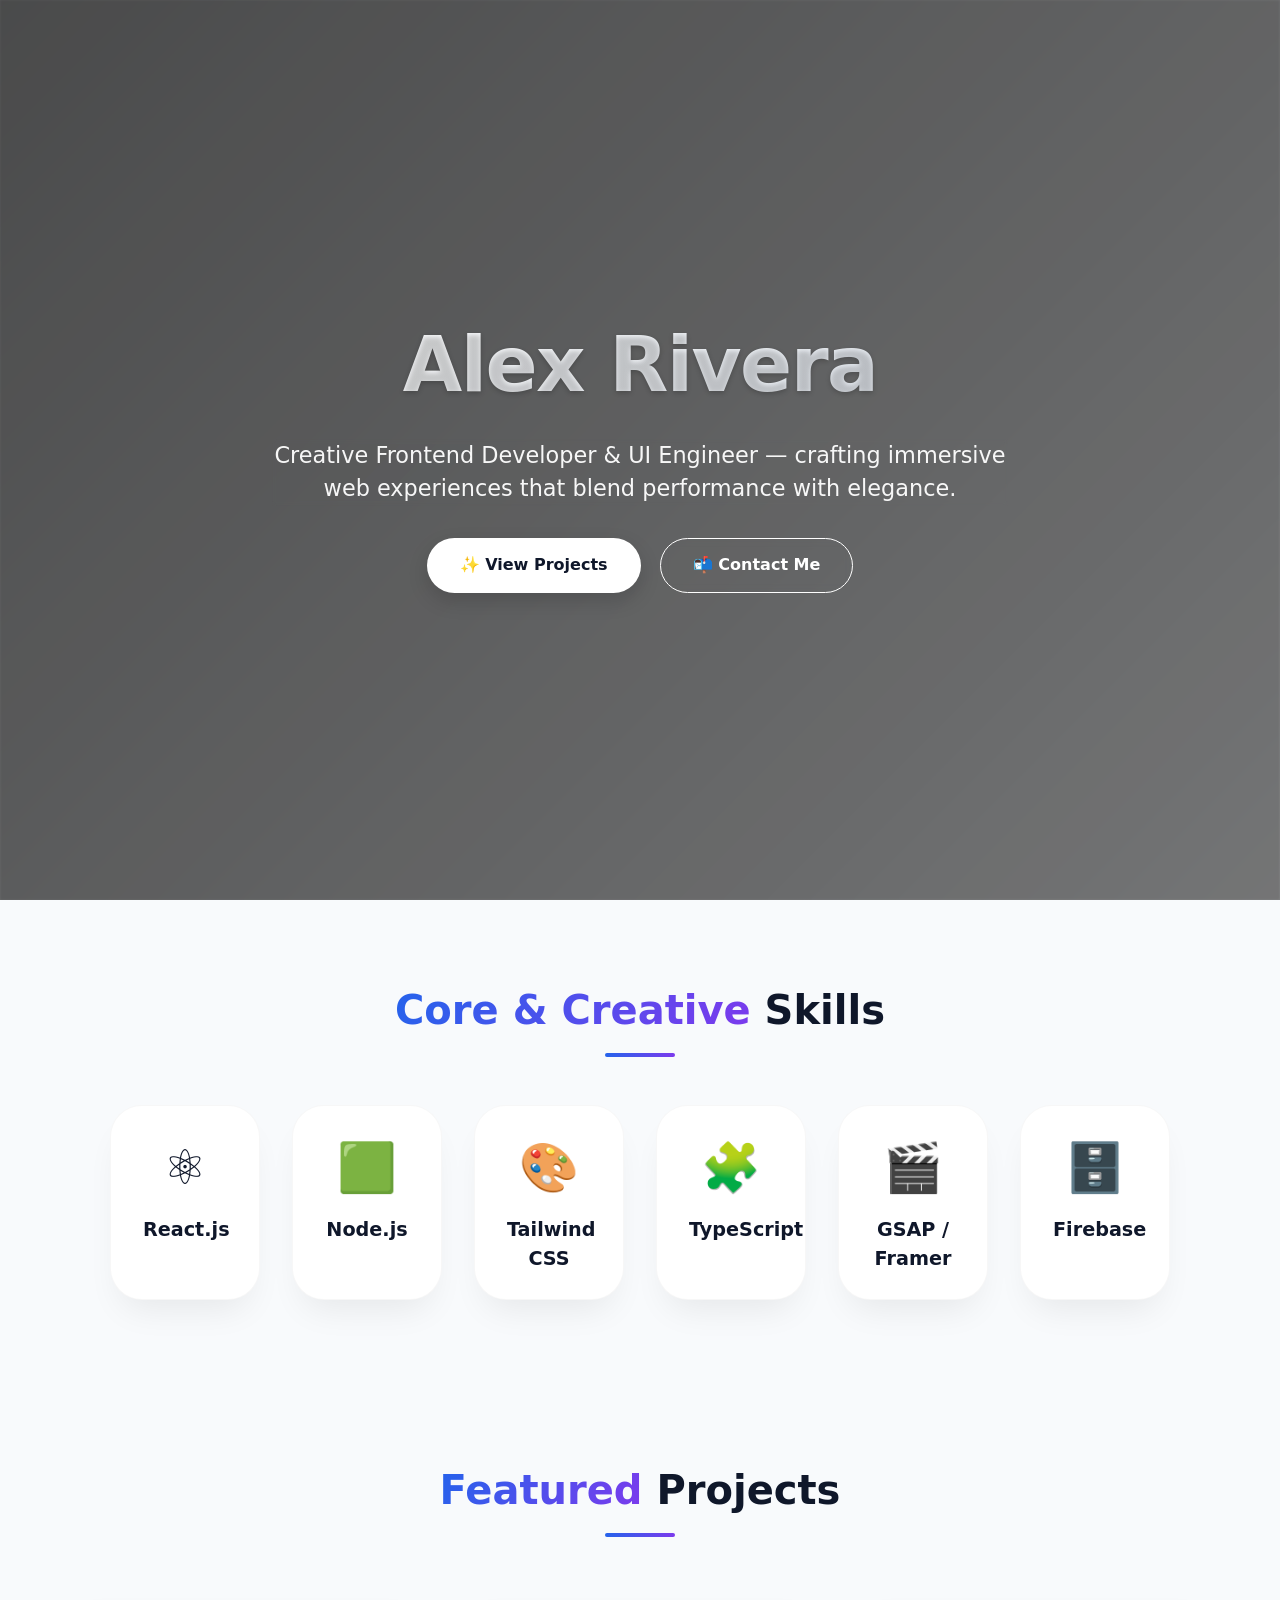
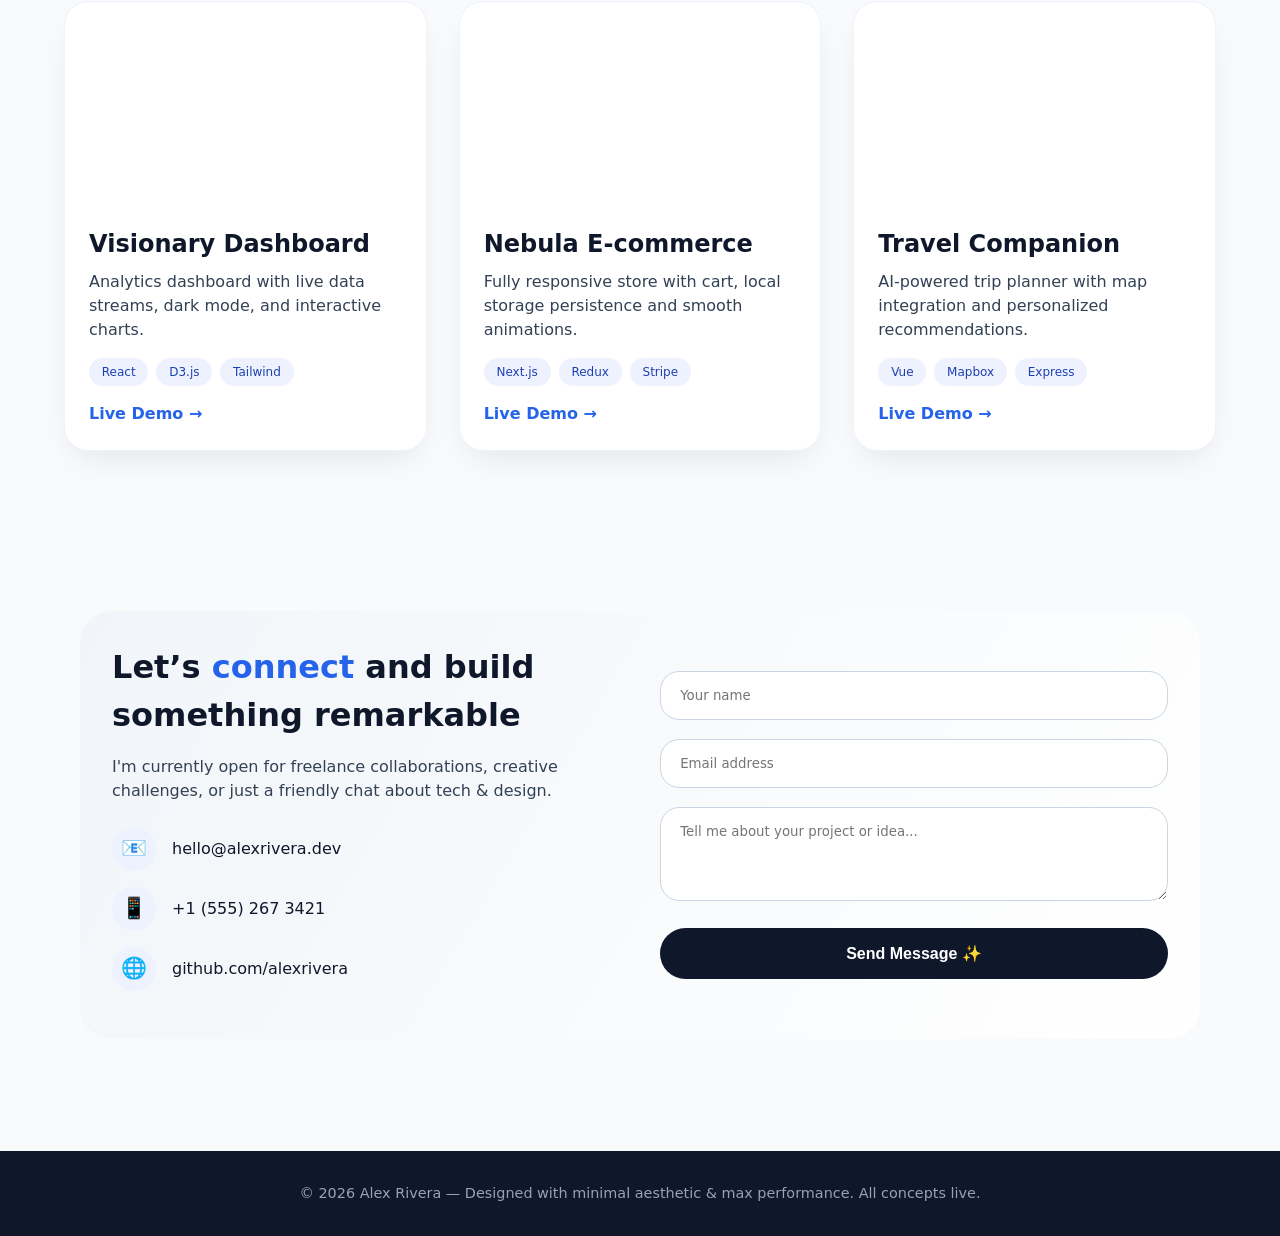
<file: portfolio.html>
<!DOCTYPE html>
<html lang="en">
<head>
    <meta charset="UTF-8">
    <meta name="viewport" content="width=device-width, initial-scale=1.0, viewport-fit=cover">
    <title>Alex Rivera | Creative Developer Portfolio</title>
    <style>
        * {
            margin: 0;
            padding: 0;
            box-sizing: border-box;
        }

        body {
            font-family: system-ui, 'Segoe UI', 'Inter', 'Poppins', -apple-system, BlinkMacSystemFont, 'Roboto', sans-serif;
            background: #f8fafc;
            color: #0f172a;
            scroll-behavior: smooth;
            line-height: 1.5;
        }

        /* container utility */
        .container {
            max-width: 1200px;
            margin: 0 auto;
            padding: 0 1.5rem;
        }

        /* Hero Section with background image */
        .hero {
            position: relative;
            min-height: 100vh;
            display: flex;
            align-items: center;
            justify-content: center;
            text-align: center;
            background: linear-gradient(135deg, rgba(0, 0, 0, 0.65), rgba(0, 0, 0, 0.45)), 
                        url('https://images.unsplash.com/photo-1498050108023-c5249f4df085?q=80&w=2072&auto=format&fit=crop');
            background-size: cover;
            background-position: center 30%;
            background-attachment: fixed;
            color: white;
            isolation: isolate;
        }

        .hero::before {
            content: '';
            position: absolute;
            inset: 0;
            backdrop-filter: brightness(0.85) blur(1px);
            z-index: 0;
        }

        .hero-content {
            position: relative;
            z-index: 2;
            max-width: 800px;
            padding: 2rem;
            animation: fadeInUp 1s ease-out;
        }

        .hero h1 {
            font-size: clamp(2.8rem, 8vw, 4.8rem);
            font-weight: 800;
            letter-spacing: -0.02em;
            margin-bottom: 1rem;
            background: linear-gradient(135deg, #FFFFFF, #e2e8f0);
            background-clip: text;
            -webkit-background-clip: text;
            color: transparent;
            text-shadow: 0 2px 5px rgba(0,0,0,0.2);
        }

        .hero .tagline {
            font-size: clamp(1.1rem, 4vw, 1.4rem);
            margin-bottom: 2rem;
            opacity: 0.95;
            font-weight: 400;
            backdrop-filter: blur(2px);
        }

        .btn-group {
            display: flex;
            gap: 1.2rem;
            justify-content: center;
            flex-wrap: wrap;
        }

        .btn {
            display: inline-block;
            padding: 0.9rem 2rem;
            border-radius: 50px;
            font-weight: 600;
            text-decoration: none;
            transition: all 0.3s cubic-bezier(0.2, 0.9, 0.4, 1.1);
            backdrop-filter: blur(4px);
            border: 1px solid rgba(255,255,255,0.3);
        }

        .btn-primary {
            background: #ffffff;
            color: #0f172a;
            box-shadow: 0 8px 20px rgba(0,0,0,0.15);
        }

        .btn-primary:hover {
            background: #f1f5f9;
            transform: translateY(-4px);
            box-shadow: 0 15px 30px rgba(0,0,0,0.2);
            border-color: rgba(255,255,255,0.6);
        }

        .btn-outline {
            background: transparent;
            color: white;
            border: 1.5px solid white;
        }

        .btn-outline:hover {
            background: rgba(255,255,255,0.15);
            transform: translateY(-4px);
            backdrop-filter: blur(8px);
        }

        /* section styling */
        section {
            padding: 5rem 0;
        }

        .section-title {
            font-size: 2.5rem;
            font-weight: 700;
            text-align: center;
            margin-bottom: 3rem;
            position: relative;
            display: inline-block;
            width: 100%;
        }

        .section-title span {
            background: linear-gradient(120deg, #2563eb, #7c3aed);
            background-clip: text;
            -webkit-background-clip: text;
            color: transparent;
        }

        .section-title::after {
            content: '';
            display: block;
            width: 70px;
            height: 4px;
            background: linear-gradient(90deg, #2563eb, #7c3aed);
            margin: 0.8rem auto 0;
            border-radius: 4px;
        }

        /* skills grid */
        .skills-grid {
            display: flex;
            flex-wrap: wrap;
            justify-content: center;
            gap: 2rem;
        }

        .skill-card {
            background: white;
            padding: 1.6rem 2rem;
            border-radius: 2rem;
            box-shadow: 0 20px 35px -12px rgba(0,0,0,0.08);
            width: 150px;
            text-align: center;
            transition: all 0.3s ease;
            border: 1px solid rgba(0,0,0,0.03);
        }

        .skill-card:hover {
            transform: translateY(-8px);
            box-shadow: 0 28px 40px -16px rgba(37,99,235,0.2);
            border-color: #e2e8f0;
        }

        .skill-icon {
            font-size: 3rem;
            margin-bottom: 0.8rem;
        }

        .skill-card h3 {
            font-weight: 600;
            font-size: 1.2rem;
        }

        /* projects grid */
        .projects-grid {
            display: grid;
            grid-template-columns: repeat(auto-fit, minmax(300px, 1fr));
            gap: 2rem;
            margin-top: 1rem;
        }

        .project-card {
            background: white;
            border-radius: 1.5rem;
            overflow: hidden;
            box-shadow: 0 15px 35px -12px rgba(0,0,0,0.1);
            transition: all 0.35s;
            border: 1px solid #eef2ff;
        }

        .project-card:hover {
            transform: translateY(-10px);
            box-shadow: 0 25px 40px -14px rgba(0,0,0,0.2);
        }

        .project-img {
            height: 200px;
            background-size: cover;
            background-position: center;
            transition: transform 0.5s;
        }

        .project-card:hover .project-img {
            transform: scale(1.02);
        }

        .project-info {
            padding: 1.5rem;
        }

        .project-info h3 {
            font-size: 1.5rem;
            font-weight: 700;
            margin-bottom: 0.5rem;
        }

        .project-info p {
            color: #334155;
            margin-bottom: 1rem;
        }

        .project-tech {
            display: flex;
            flex-wrap: wrap;
            gap: 0.5rem;
            margin: 1rem 0;
        }

        .tech-badge {
            background: #eef2ff;
            color: #1e40af;
            padding: 0.3rem 0.8rem;
            border-radius: 40px;
            font-size: 0.75rem;
            font-weight: 500;
        }

        .project-link {
            text-decoration: none;
            font-weight: 600;
            color: #2563eb;
            display: inline-flex;
            align-items: center;
            gap: 6px;
            transition: gap 0.2s;
        }

        .project-link:hover {
            gap: 10px;
        }

        /* contact section with form */
        .contact-section {
            background: linear-gradient(120deg, #f1f5f9 0%, #ffffff 100%);
            border-radius: 2rem;
            margin: 0 1rem;
        }

        .contact-container {
            display: grid;
            grid-template-columns: 1fr 1fr;
            gap: 2.5rem;
            align-items: center;
        }

        .contact-left h3 {
            font-size: 2rem;
            margin-bottom: 1rem;
        }

        .contact-left p {
            color: #334155;
            margin-bottom: 1.5rem;
        }

        .contact-detail {
            display: flex;
            align-items: center;
            gap: 1rem;
            margin-bottom: 1rem;
        }

        .contact-icon {
            background: #eef2ff;
            width: 44px;
            height: 44px;
            border-radius: 60px;
            display: flex;
            align-items: center;
            justify-content: center;
            font-size: 1.3rem;
        }

        .form-group {
            margin-bottom: 1.2rem;
        }

        input, textarea {
            width: 100%;
            padding: 1rem 1.2rem;
            border: 1px solid #cbd5e1;
            border-radius: 1.2rem;
            font-family: inherit;
            transition: 0.2s;
            background: white;
        }

        input:focus, textarea:focus {
            outline: none;
            border-color: #2563eb;
            box-shadow: 0 0 0 3px rgba(37,99,235,0.2);
        }

        button[type="submit"] {
            background: #0f172a;
            color: white;
            border: none;
            padding: 1rem 2rem;
            border-radius: 3rem;
            font-weight: 600;
            cursor: pointer;
            transition: 0.25s;
            width: 100%;
            font-size: 1rem;
        }

        button[type="submit"]:hover {
            background: #1e293b;
            transform: scale(0.98);
        }

        .toast-message {
            background: #0f172a;
            color: white;
            padding: 0.8rem 1.5rem;
            border-radius: 60px;
            font-size: 0.9rem;
            position: fixed;
            bottom: 30px;
            left: 50%;
            transform: translateX(-50%);
            z-index: 1000;
            box-shadow: 0 10px 20px rgba(0,0,0,0.2);
            animation: fadeUp 0.3s ease;
        }

        footer {
            text-align: center;
            padding: 2rem;
            background: #0f172a;
            color: #94a3b8;
            font-size: 0.9rem;
            margin-top: 2rem;
        }

        @keyframes fadeInUp {
            from {
                opacity: 0;
                transform: translateY(30px);
            }
            to {
                opacity: 1;
                transform: translateY(0);
            }
        }

        @keyframes fadeUp {
            from {
                opacity: 0;
                bottom: 0;
            }
            to {
                opacity: 1;
                bottom: 30px;
            }
        }

        @media (max-width: 760px) {
            .contact-container {
                grid-template-columns: 1fr;
                gap: 2rem;
            }
            .section-title {
                font-size: 2rem;
            }
            .hero h1 {
                font-size: 2.8rem;
            }
            section {
                padding: 3rem 0;
            }
        }
    </style>
</head>
<body>

<!-- Hero Section -->
<section class="hero" id="home">
    <div class="hero-content">
        <h1>Alex Rivera</h1>
        <div class="tagline">Creative Frontend Developer & UI Engineer — crafting immersive web experiences that blend performance with elegance.</div>
        <div class="btn-group">
            <a href="#projects" class="btn btn-primary">✨ View Projects</a>
            <a href="#contact" class="btn btn-outline">📬 Contact Me</a>
        </div>
    </div>
</section>

<!-- Skills Section -->
<section id="skills">
    <div class="container">
        <h2 class="section-title"><span>Core & Creative</span> Skills</h2>
        <div class="skills-grid">
            <div class="skill-card">
                <div class="skill-icon">⚛️</div>
                <h3>React.js</h3>
            </div>
            <div class="skill-card">
                <div class="skill-icon">🟩</div>
                <h3>Node.js</h3>
            </div>
            <div class="skill-card">
                <div class="skill-icon">🎨</div>
                <h3>Tailwind CSS</h3>
            </div>
            <div class="skill-card">
                <div class="skill-icon">🧩</div>
                <h3>TypeScript</h3>
            </div>
            <div class="skill-card">
                <div class="skill-icon">🎬</div>
                <h3>GSAP / Framer</h3>
            </div>
            <div class="skill-card">
                <div class="skill-icon">🗄️</div>
                <h3>Firebase</h3>
            </div>
        </div>
    </div>
</section>

<!-- Projects Section -->
<section id="projects">
    <div class="container">
        <h2 class="section-title"><span>Featured</span> Projects</h2>
        <div class="projects-grid">
            <!-- Project 1 -->
            <div class="project-card">
                <div class="project-img" style="background-image: url('https://images.unsplash.com/photo-1551288049-bebda4e38f71?ixlib=rb-4.0.3&auto=format&fit=crop&w=2070&q=80');"></div>
                <div class="project-info">
                    <h3>Visionary Dashboard</h3>
                    <p>Analytics dashboard with live data streams, dark mode, and interactive charts.</p>
                    <div class="project-tech">
                        <span class="tech-badge">React</span>
                        <span class="tech-badge">D3.js</span>
                        <span class="tech-badge">Tailwind</span>
                    </div>
                    <a href="#" class="project-link" onclick="showDemoToast(event, 'Visionary Dashboard demo coming soon! ✨')">Live Demo →</a>
                </div>
            </div>
            <!-- Project 2 -->
            <div class="project-card">
                <div class="project-img" style="background-image: url('https://images.unsplash.com/photo-1581291518633-83b4ebd1d83e?ixlib=rb-4.0.3&auto=format&fit=crop&w=2070&q=80');"></div>
                <div class="project-info">
                    <h3>Nebula E‑commerce</h3>
                    <p>Fully responsive store with cart, local storage persistence and smooth animations.</p>
                    <div class="project-tech">
                        <span class="tech-badge">Next.js</span>
                        <span class="tech-badge">Redux</span>
                        <span class="tech-badge">Stripe</span>
                    </div>
                    <a href="#" class="project-link" onclick="showDemoToast(event, 'Nebula store preview — interactive checkout mockup')">Live Demo →</a>
                </div>
            </div>
            <!-- Project 3 -->
            <div class="project-card">
                <div class="project-img" style="background-image: url('https://images.unsplash.com/photo-1512941937669-90a1b58e7e9c?ixlib=rb-4.0.3&auto=format&fit=crop&w=2070&q=80');"></div>
                <div class="project-info">
                    <h3>Travel Companion</h3>
                    <p>AI-powered trip planner with map integration and personalized recommendations.</p>
                    <div class="project-tech">
                        <span class="tech-badge">Vue</span>
                        <span class="tech-badge">Mapbox</span>
                        <span class="tech-badge">Express</span>
                    </div>
                    <a href="#" class="project-link" onclick="showDemoToast(event, '🌍 Explore travel companion prototype — fully interactive')">Live Demo →</a>
                </div>
            </div>
        </div>
    </div>
</section>

<!-- Contact Me Section -->
<section id="contact">
    <div class="container">
        <div class="contact-section" style="padding: 2rem;">
            <div class="contact-container">
                <div class="contact-left">
                    <h3>Let’s <span style="color:#2563eb;">connect</span> and build something remarkable</h3>
                    <p>I'm currently open for freelance collaborations, creative challenges, or just a friendly chat about tech & design.</p>
                    <div class="contact-detail">
                        <div class="contact-icon">📧</div>
                        <div>hello@alexrivera.dev</div>
                    </div>
                    <div class="contact-detail">
                        <div class="contact-icon">📱</div>
                        <div>+1 (555) 267 3421</div>
                    </div>
                    <div class="contact-detail">
                        <div class="contact-icon">🌐</div>
                        <div>github.com/alexrivera</div>
                    </div>
                </div>
                <div class="contact-right">
                    <form id="contactForm">
                        <div class="form-group">
                            <input type="text" id="name" placeholder="Your name" required>
                        </div>
                        <div class="form-group">
                            <input type="email" id="email" placeholder="Email address" required>
                        </div>
                        <div class="form-group">
                            <textarea id="message" rows="4" placeholder="Tell me about your project or idea..." required></textarea>
                        </div>
                        <button type="submit" id="submitBtn">Send Message ✨</button>
                    </form>
                </div>
            </div>
        </div>
    </div>
</section>

<footer>
    <p>© 2026 Alex Rivera — Designed with minimal aesthetic & max performance. All concepts live.</p>
</footer>

<script>
    // Minimal but polished JS: interactive toast notifications, form handling with simulated success, 
    // and smooth scroll for anchor links.
    (function() {
        // Helper: show temporary toast message
        function showToast(message, isError = false) {
            // remove existing toast if any
            const existingToast = document.querySelector('.toast-message');
            if(existingToast) existingToast.remove();
            
            const toast = document.createElement('div');
            toast.className = 'toast-message';
            toast.textContent = message;
            if (isError) {
                toast.style.background = '#b91c1c';
                toast.style.color = '#fff';
            } else {
                toast.style.background = '#0f172a';
            }
            document.body.appendChild(toast);
            setTimeout(() => {
                if(toast && toast.parentNode) toast.remove();
            }, 3000);
        }

        // Expose to global for onclick demo links
        window.showDemoToast = function(event, demoMessage) {
            event.preventDefault();
            showToast(demoMessage || "✨ Demo preview: interactive version ready in production build!");
        };

        // Smooth scroll for all internal anchor links (like hero buttons, etc)
        document.querySelectorAll('a[href^="#"]').forEach(anchor => {
            anchor.addEventListener('click', function(e) {
                const targetId = this.getAttribute('href');
                if(targetId === "#" || targetId === "") return;
                const targetElement = document.querySelector(targetId);
                if (targetElement) {
                    e.preventDefault();
                    targetElement.scrollIntoView({
                        behavior: 'smooth',
                        block: 'start'
                    });
                    // optional: update URL hash without jumping
                    history.pushState(null, null, targetId);
                }
            });
        });

        // Contact form handling
        const form = document.getElementById('contactForm');
        if(form) {
            form.addEventListener('submit', async (e) => {
                e.preventDefault();
                const nameInput = document.getElementById('name');
                const emailInput = document.getElementById('email');
                const messageInput = document.getElementById('message');
                const submitBtn = document.getElementById('submitBtn');
                
                // basic validation
                if(!nameInput.value.trim() || !emailInput.value.trim() || !messageInput.value.trim()) {
                    showToast("❌ Please fill out all fields before sending.", true);
                    return;
                }
                const emailPattern = /^[^\s@]+@([^\s@.,]+\.)+[^\s@.,]{2,}$/;
                if(!emailPattern.test(emailInput.value.trim())) {
                    showToast("⚠️ Please enter a valid email address.", true);
                    return;
                }
                
                // Simulate sending (lab exam ready - no external API needed)
                const originalText = submitBtn.textContent;
                submitBtn.textContent = "Sending...";
                submitBtn.disabled = true;
                
                // mock async request with delay
                setTimeout(() => {
                    // success simulation
                    showToast(`🎉 Thanks ${nameInput.value.split(' ')[0]}! I'll get back to you within 24h.`);
                    form.reset();
                    submitBtn.textContent = originalText;
                    submitBtn.disabled = false;
                }, 800);
            });
        }
        
        // Optional: add a nice little console greeting
        console.log("%c✨ Portfolio ready | Alex Rivera — UI Engineer", "color: #2563eb; font-size: 16px; font-weight: bold;");
        
        // Additional: if any project cards link triggers for demo already global.
        // Also prevent default for any unhandled anchor but we've done.
    })();
</script>

</body>
</html>
</file>
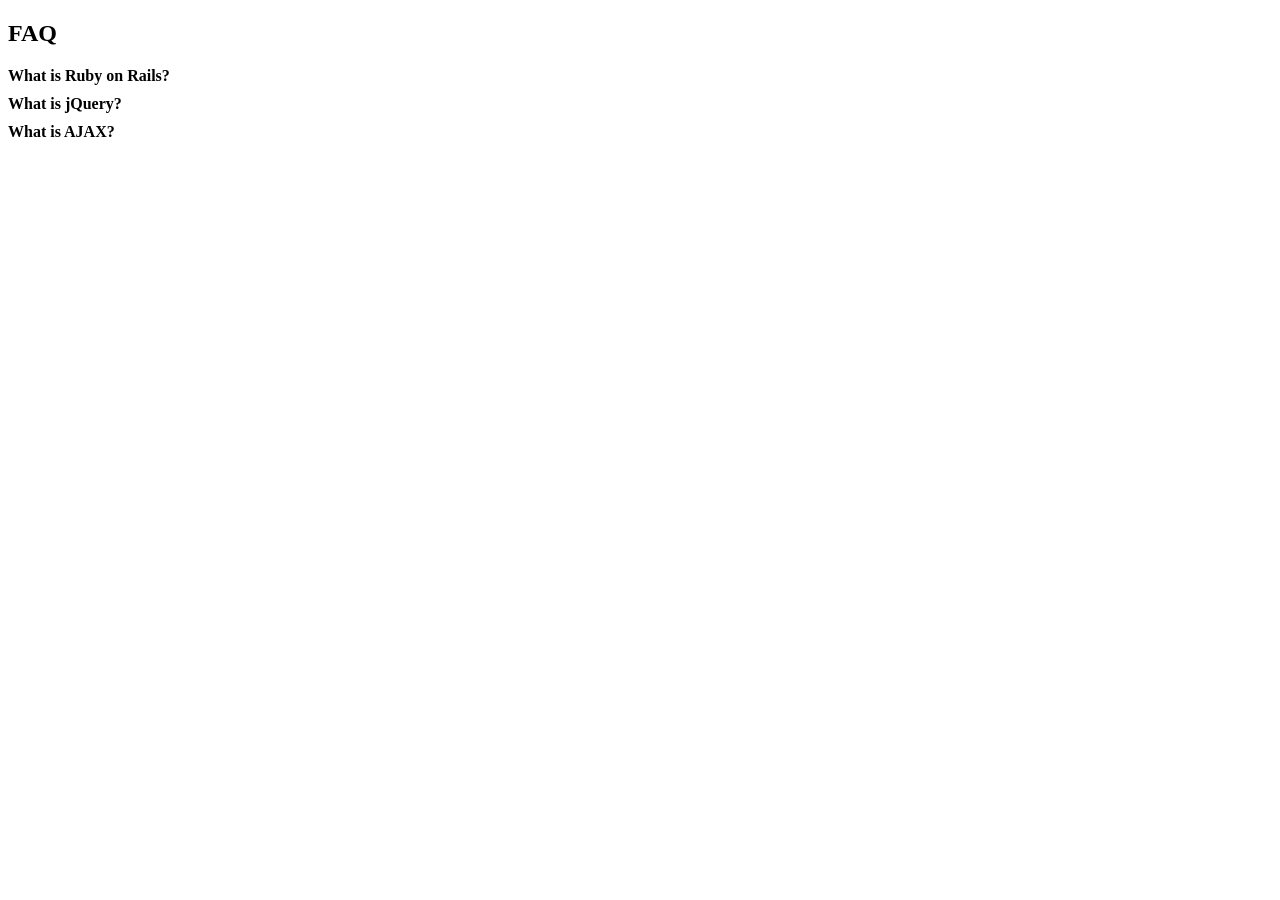
<file: question_slideup.html>
<!DOCTYPE html>
<html>
<head>
    <title>FAQ</title>
    <script src="https://code.jquery.com/jquery-3.6.0.min.js"></script>
    <style>
        .answer {
            display: none;
            margin-left: 20px;
        }
        .question {
            cursor: pointer;
            font-weight: bold;
            margin-top: 10px;
        }
    </style>
</head>
<body>

<h2>FAQ</h2>

<div class="faq">
    <div class="question">What is Ruby on Rails?</div>
    <div class="answer">It is a web development framework written in Ruby.</div>

    <div class="question">What is jQuery?</div>
    <div class="answer">It is a JavaScript library for DOM manipulation.</div>

    <div class="question">What is AJAX?</div>
    <div class="answer">It allows asynchronous data fetching without reloading the page.</div>
</div>

<script>
$(document).ready(function(){

    $(".question").click(function(){

        // If this answer is already visible -> slide up
        if($(this).next(".answer").is(":visible")){
            $(this).next(".answer").slideUp();
        } 
        else {
            // Hide all answers first
            $(".answer").slideUp();

            // Show clicked one
            $(this).next(".answer").slideDown();
        }

    });

});
</script>

</body>
</html>
</file>
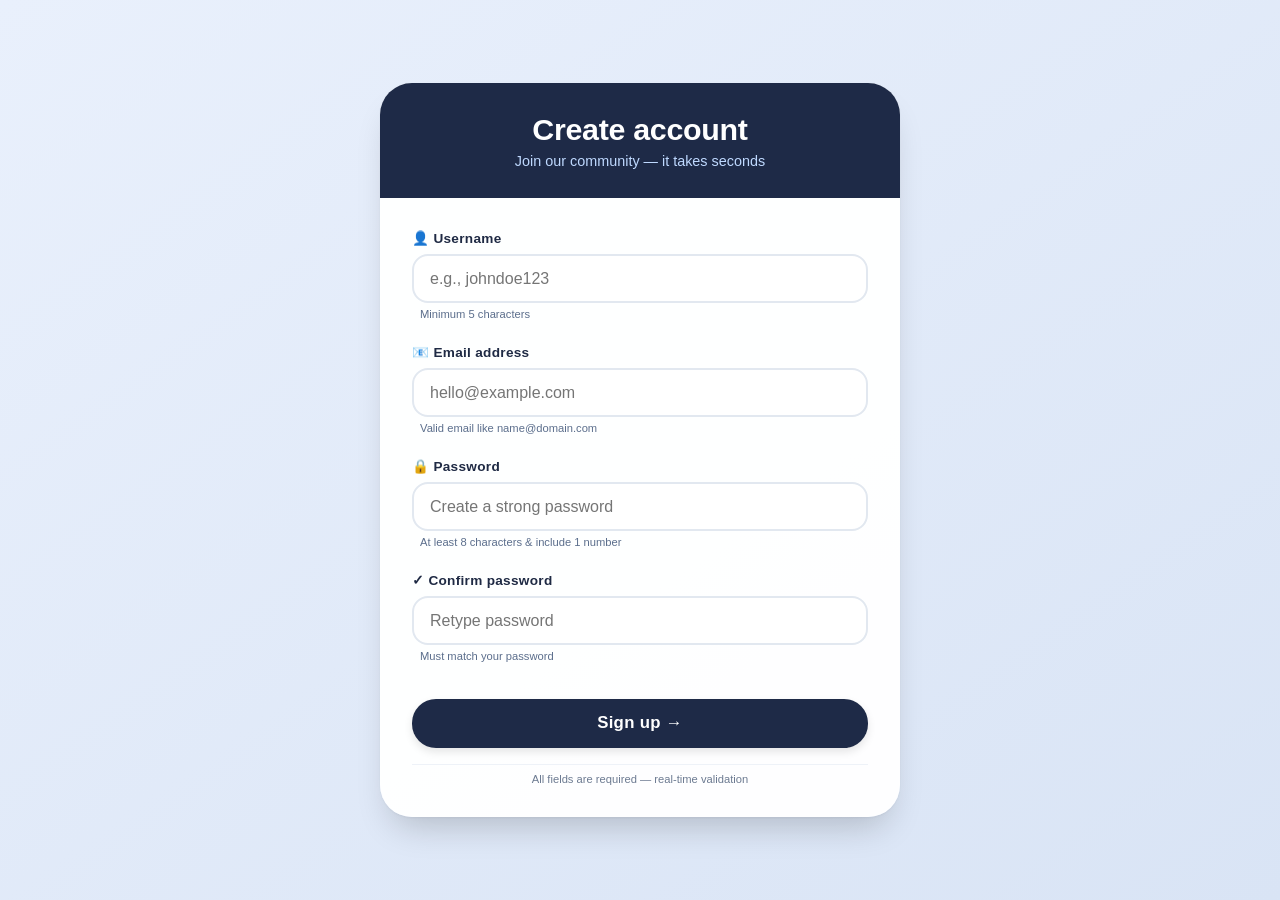
<file: regisformvalidation.html>
<!DOCTYPE html>
<html lang="en">
<head>
  <meta charset="UTF-8">
  <meta name="viewport" content="width=device-width, initial-scale=1.0, user-scalable=yes">
  <title>Sign Up · Smart Registration Form</title>
  <style>
    * {
      margin: 0;
      padding: 0;
      box-sizing: border-box;
    }

    body {
      background: linear-gradient(145deg, #e9f0fc 0%, #d9e4f5 100%);
      font-family: 'Segoe UI', Roboto, 'Helvetica Neue', sans-serif;
      min-height: 100vh;
      display: flex;
      align-items: center;
      justify-content: center;
      padding: 1.5rem;
    }

    /* modern card container */
    .form-card {
      max-width: 520px;
      width: 100%;
      background: rgba(255, 255, 255, 0.96);
      backdrop-filter: blur(0px);
      border-radius: 2rem;
      box-shadow: 0 20px 35px -12px rgba(0, 0, 0, 0.2), 0 1px 3px rgba(0, 0, 0, 0.05);
      overflow: hidden;
      transition: transform 0.2s ease;
    }

    .form-card:hover {
      transform: translateY(-3px);
    }

    /* header */
    .form-header {
      background: #1e2a47;
      padding: 1.8rem 2rem;
      text-align: center;
    }

    .form-header h1 {
      color: white;
      font-weight: 600;
      font-size: 1.9rem;
      letter-spacing: -0.3px;
      margin-bottom: 0.25rem;
    }

    .form-header p {
      color: #bfd9ff;
      font-size: 0.9rem;
      margin-top: 0.4rem;
    }

    /* main form area */
    .form-body {
      padding: 2rem 2rem 2rem 2rem;
    }

    .input-group {
      margin-bottom: 1.5rem;
      display: flex;
      flex-direction: column;
    }

    label {
      font-weight: 600;
      font-size: 0.85rem;
      margin-bottom: 0.5rem;
      color: #1f2a44;
      letter-spacing: 0.3px;
      display: flex;
      align-items: center;
      gap: 0.4rem;
    }

    label i {
      font-style: normal;
      font-weight: 500;
    }

    input {
      padding: 0.85rem 1rem;
      font-size: 1rem;
      border: 2px solid #e2e8f0;
      border-radius: 1rem;
      background-color: #ffffff;
      transition: all 0.2s ease;
      font-family: inherit;
      outline: none;
      color: #0f172a;
    }

    input:focus {
      border-color: #3b82f6;
      box-shadow: 0 0 0 3px rgba(59, 130, 246, 0.2);
    }

    /* error styling */
    input.input-error {
      border-color: #e53e3e;
      background-color: #fff8f8;
    }

    .error-message {
      color: #e53e3e;
      font-size: 0.75rem;
      margin-top: 0.4rem;
      margin-left: 0.5rem;
      display: none;
      font-weight: 500;
      letter-spacing: 0.2px;
    }

    /* success message */
    .success-banner {
      background-color: #10b981;
      color: white;
      text-align: center;
      padding: 0.9rem;
      border-radius: 2rem;
      margin-top: 1rem;
      margin-bottom: 0.5rem;
      font-weight: 600;
      font-size: 0.9rem;
      display: none;
      box-shadow: 0 4px 8px rgba(0, 0, 0, 0.05);
      backdrop-filter: blur(2px);
    }

    /* submit button */
    .submit-btn {
      width: 100%;
      background: #1e2a47;
      color: white;
      border: none;
      padding: 0.9rem;
      font-size: 1.05rem;
      font-weight: 700;
      border-radius: 1.5rem;
      cursor: pointer;
      transition: all 0.2s;
      margin-top: 0.8rem;
      font-family: inherit;
      letter-spacing: 0.3px;
      box-shadow: 0 4px 8px rgba(0, 0, 0, 0.1);
    }

    .submit-btn:hover {
      background: #0f2b3f;
      transform: scale(0.98);
      box-shadow: 0 2px 5px rgba(0, 0, 0, 0.1);
    }

    .submit-btn:active {
      transform: scale(0.97);
    }

    /* hint text */
    .hint-text {
      font-size: 0.7rem;
      color: #5b6e8c;
      margin-top: 0.3rem;
      margin-left: 0.5rem;
    }

    hr {
      margin: 1rem 0 0.5rem;
      border: none;
      border-top: 1px solid #eef2f8;
    }

    @media (max-width: 480px) {
      .form-body {
        padding: 1.5rem;
      }
      .form-header h1 {
        font-size: 1.6rem;
      }
    }
  </style>
</head>
<body>

<div class="form-card">
  <div class="form-header">
    <h1>Create account</h1>
    <p>Join our community — it takes seconds</p>
  </div>

  <div class="form-body">
    <!-- success message element (hidden by default) -->
    <div id="successMessage" class="success-banner">
      ✅ Registration successful! Welcome aboard.
    </div>

    <form id="registrationForm" novalidate>
      <!-- Username field -->
      <div class="input-group">
        <label>👤 Username</label>
        <input type="text" id="username" name="username" placeholder="e.g., johndoe123" autocomplete="off">
        <div id="usernameError" class="error-message"></div>
        <div class="hint-text">Minimum 5 characters</div>
      </div>

      <!-- Email field -->
      <div class="input-group">
        <label>📧 Email address</label>
        <input type="email" id="email" name="email" placeholder="hello@example.com" autocomplete="off">
        <div id="emailError" class="error-message"></div>
        <div class="hint-text">Valid email like name@domain.com</div>
      </div>

      <!-- Password field -->
      <div class="input-group">
        <label>🔒 Password</label>
        <input type="password" id="password" name="password" placeholder="Create a strong password">
        <div id="passwordError" class="error-message"></div>
        <div class="hint-text">At least 8 characters & include 1 number</div>
      </div>

      <!-- Confirm password field -->
      <div class="input-group">
        <label>✓ Confirm password</label>
        <input type="password" id="confirmPassword" name="confirmPassword" placeholder="Retype password">
        <div id="confirmPasswordError" class="error-message"></div>
        <div class="hint-text">Must match your password</div>
      </div>

      <button type="submit" class="submit-btn">Sign up →</button>
    </form>
    <hr />
    <div style="font-size: 0.7rem; text-align: center; color: #6c7a91;">All fields are required — real-time validation</div>
  </div>
</div>

<script>
  // Wait for the DOM to load
  document.addEventListener('DOMContentLoaded', function() {
    const form = document.getElementById('registrationForm');
    const username = document.getElementById('username');
    const email = document.getElementById('email');
    const password = document.getElementById('password');
    const confirmPassword = document.getElementById('confirmPassword');

    // Error message elements
    const usernameError = document.getElementById('usernameError');
    const emailError = document.getElementById('emailError');
    const passwordError = document.getElementById('passwordError');
    const confirmPasswordError = document.getElementById('confirmPasswordError');

    // Helper functions to show/hide errors
    function showError(input, errorElement, message) {
      input.classList.add('input-error');
      errorElement.textContent = message;
      errorElement.style.display = 'block';
    }

    function hideError(input, errorElement) {
      input.classList.remove('input-error');
      errorElement.style.display = 'none';
    }

    // Validation functions
    function validateUsername() {
      const value = username.value.trim();
      if (value.length < 5) {
        showError(username, usernameError, '❌ Username must be at least 5 characters long');
        return false;
      } else {
        hideError(username, usernameError);
        return true;
      }
    }

    function validateEmail() {
      const value = email.value.trim();
      const emailRegex = /^[^\s@]+@[^\s@]+\.[^\s@]+$/;

      if (!emailRegex.test(value)) {
        showError(email, emailError, '❌ Please enter a valid email address (e.g., name@domain.com)');
        return false;
      } else {
        hideError(email, emailError);
        return true;
      }
    }

    function validatePassword() {
      const value = password.value;
      const hasNumber = /\d/.test(value);

      if (value.length < 8) {
        showError(password, passwordError, '❌ Password must be at least 8 characters long');
        return false;
      } else if (!hasNumber) {
        showError(password, passwordError, '❌ Password must include at least one number (0-9)');
        return false;
      } else {
        hideError(password, passwordError);
        return true;
      }
    }

    function validateConfirmPassword() {
      const value = confirmPassword.value;
      const passwordValue = password.value;

      if (value !== passwordValue) {
        showError(confirmPassword, confirmPasswordError, '❌ Passwords do not match');
        return false;
      } else {
        hideError(confirmPassword, confirmPasswordError);
        return true;
      }
    }

    // Real-time validation
    username.addEventListener('input', validateUsername);
    email.addEventListener('input', validateEmail);
    
    password.addEventListener('input', function() {
      validatePassword();
      // Also validate confirm password when password changes, but only if confirm field has some content
      // (so that we don't show mismatch error prematurely when confirm is empty)
      if (confirmPassword.value.trim() !== '') {
        validateConfirmPassword();
      } else {
        // if confirm is empty, just ensure any previous error is hidden? 
        // But we only hide if confirm empty? Actually we should clear error when confirm is empty
        // because mismatch only makes sense if both fields have content. However we can just reset error.
        // Let's do: hide confirm error when password changes and confirm field empty to avoid misleading.
        if (confirmPassword.value === '') {
          hideError(confirmPassword, confirmPasswordError);
        } else {
          validateConfirmPassword();
        }
      }
    });
    
    confirmPassword.addEventListener('input', function() {
      // If password itself is empty, we show mismatch? better to check only if password has value.
      // But our confirm validation already compares. Let's improve UX: only validate confirm if password has value >0
      if (password.value.length === 0 && confirmPassword.value.length > 0) {
        showError(confirmPassword, confirmPasswordError, '❌ Please enter a password first');
      } else {
        validateConfirmPassword();
      }
    });

    // Additional edge: when confirm password is being typed and password becomes valid/invalid, we revalidate
    // but we already have password change event handling it, so it's fine.

    // Form submission
    form.addEventListener('submit', function(e) {
      e.preventDefault();

      // Run all validations fresh
      const isUsernameValid = validateUsername();
      const isEmailValid = validateEmail();
      const isPasswordValid = validatePassword();
      const isConfirmPasswordValid = validateConfirmPassword();

      // If all validations pass
      if (isUsernameValid && isEmailValid && isPasswordValid && isConfirmPasswordValid) {
        const successMsgDiv = document.getElementById('successMessage');
        successMsgDiv.style.display = 'block';
        
        // Optionally scroll success into view smoothly
        successMsgDiv.scrollIntoView({ behavior: 'smooth', block: 'nearest' });
        
        // Reset the form after successful submission
        form.reset();
        
        // Manually clear all error styles and messages after reset
        // (because reset clears input values but error classes might persist)
        username.classList.remove('input-error');
        email.classList.remove('input-error');
        password.classList.remove('input-error');
        confirmPassword.classList.remove('input-error');
        
        usernameError.style.display = 'none';
        emailError.style.display = 'none';
        passwordError.style.display = 'none';
        confirmPasswordError.style.display = 'none';
        
        // Clear any leftover text content in errors
        usernameError.textContent = '';
        emailError.textContent = '';
        passwordError.textContent = '';
        confirmPasswordError.textContent = '';
        
        // Hide success message after 3 seconds
        setTimeout(function() {
          const msgDiv = document.getElementById('successMessage');
          if (msgDiv) msgDiv.style.display = 'none';
        }, 3000);
      } else {
        // Optionally add a subtle shake effect to highlight errors? Not necessary but nice UX
        // Focus first invalid field for accessibility
        if (!isUsernameValid) {
          username.focus();
        } else if (!isEmailValid) {
          email.focus();
        } else if (!isPasswordValid) {
          password.focus();
        } else if (!isConfirmPasswordValid) {
          confirmPassword.focus();
        }
      }
    });

    // Bonus: clear confirm password error if user empties confirm field after mismatch
    confirmPassword.addEventListener('blur', function() {
      if (confirmPassword.value.trim() === '') {
        hideError(confirmPassword, confirmPasswordError);
      } else if (password.value.length > 0) {
        validateConfirmPassword();
      }
    });
    
    // Also if password is empty but confirm has text, we handle in real-time
    password.addEventListener('blur', function() {
      if (confirmPassword.value.trim() !== '') {
        validateConfirmPassword();
      }
    });
    
    // Additional improvement: trim email / username spaces on blur (aesthetic)
    username.addEventListener('blur', function() {
      // trim whitespace and update field without breaking validation
      let trimmed = username.value.trim();
      if (username.value !== trimmed) {
        username.value = trimmed;
        validateUsername(); // revalidate after trimming
      }
    });
    
    email.addEventListener('blur', function() {
      let trimmedEmail = email.value.trim();
      if (email.value !== trimmedEmail) {
        email.value = trimmedEmail;
        validateEmail();
      }
    });
  });
</script>
</body>
</html>
</file>
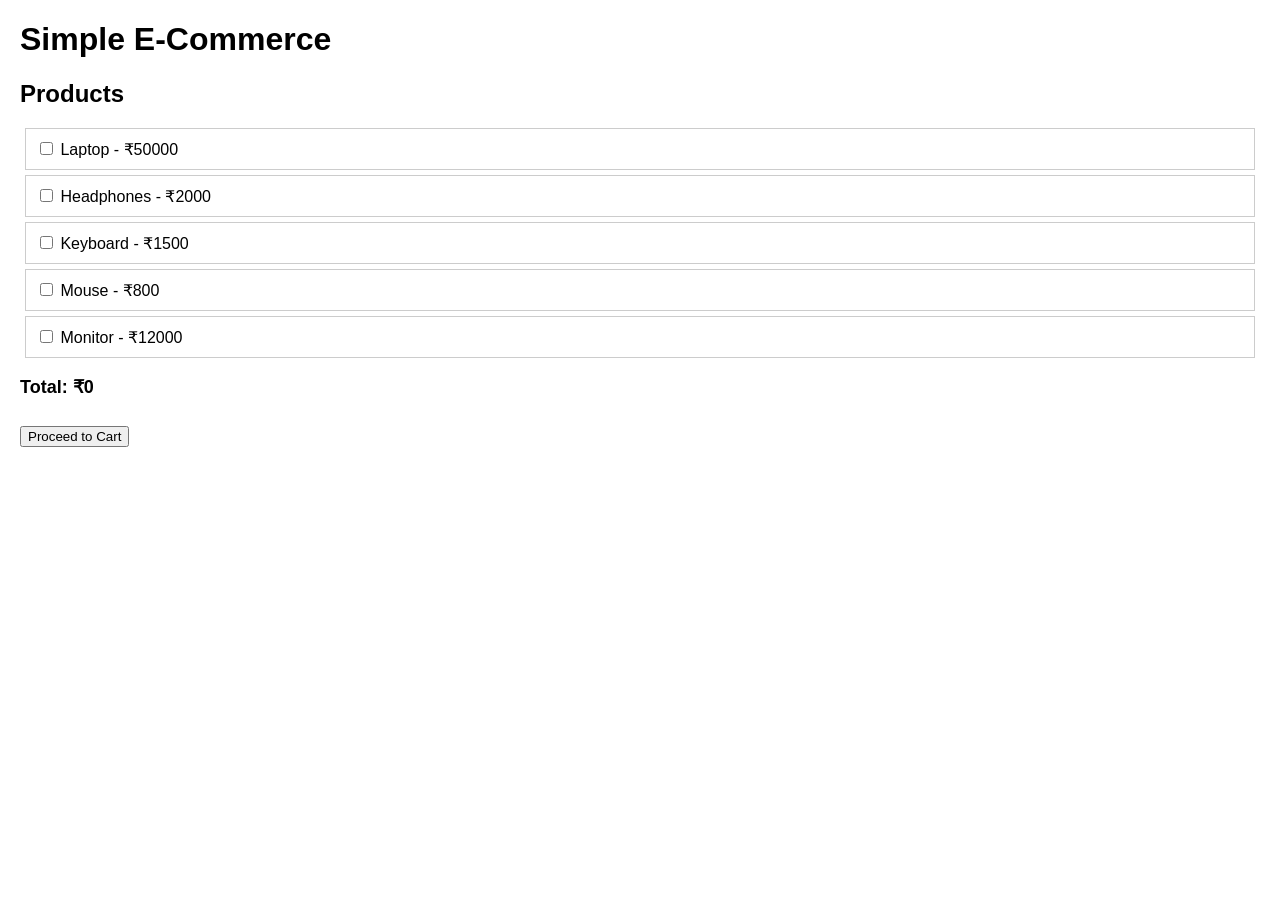
<file: simplecommerce.html>
<!DOCTYPE html>
<html lang="en">
<head>
<meta charset="UTF-8">
<meta name="viewport" content="width=device-width, initial-scale=1.0">
<title>Simple E-Commerce</title>
<script src="https://code.jquery.com/jquery-3.7.1.min.js"></script>
<style>
body { font-family: Arial, sans-serif; margin: 20px; }
.section { display: none; }
.active { display: block; }
.product { border:1px solid #ccc; padding:10px; margin:5px; }
.total { font-weight:bold; font-size:18px; }
button { margin-top:10px; }
</style>
</head>
<body>

<h1>Simple E-Commerce</h1>

<!-- PRODUCTS PAGE -->
<div id="products" class="section active">
<h2>Products</h2>
<div id="productList"></div>
<p class="total">Total: ₹<span id="totalPrice">0</span></p>
<button id="goToCart">Proceed to Cart</button>
</div>

<!-- CART PAGE -->
<div id="cart" class="section">
<h2>Cart</h2>
<ul id="cartItems"></ul>
<p class="total">Final Bill: ₹<span id="finalBill">0</span></p>
<button id="goToPayment">Proceed to Payment</button>
</div>

<!-- PAYMENT PAGE -->
<div id="payment" class="section">
<h2>Payment Options</h2>

<label><input type="radio" name="payment" value="upi"> UPI</label><br>
<label><input type="radio" name="payment" value="netbanking"> Internet Banking</label><br>
<label><input type="radio" name="payment" value="card"> Credit/Debit Card</label>

<div id="paymentDetails"></div>

<button id="confirmPayment">Confirm Payment</button>
</div>

<!-- CONFIRM PAGE -->
<div id="confirm" class="section">
<h2>Payment Successful</h2>
<p>Thank you for your purchase!</p>
<button id="reset">Reset</button>
</div>

<script>

// JSON DATA (Simulating local JSON file)
const products = [
 {id:1, name:"Laptop", price:50000},
 {id:2, name:"Headphones", price:2000},
 {id:3, name:"Keyboard", price:1500},
 {id:4, name:"Mouse", price:800},
 {id:5, name:"Monitor", price:12000}
];

let selectedProducts = [];
let total = 0;

// LOAD PRODUCTS (AJAX Simulation)
$(document).ready(function(){
    $.each(products, function(index, product){
        $('#productList').append(`
            <div class="product">
                <label>
                <input type="checkbox" class="productCheck" data-id="${product.id}" data-price="${product.price}" data-name="${product.name}">
                ${product.name} - ₹${product.price}
                </label>
            </div>
        `);
    });
});

// DYNAMIC PRICE CALCULATION
$(document).on('change', '.productCheck', function(){
    let price = parseInt($(this).data('price'));
    let name = $(this).data('name');

    if($(this).is(':checked')){
        total += price;
        selectedProducts.push({name:name, price:price});
    } else {
        total -= price;
        selectedProducts = selectedProducts.filter(p => p.name !== name);
    }

    $('#totalPrice').text(total);
});

// GO TO CART
$('#goToCart').click(function(){
    $('#cartItems').empty();
    selectedProducts.forEach(function(p){
        $('#cartItems').append(`<li>${p.name} - ₹${p.price}</li>`);
    });
    $('#finalBill').text(total);
    $('.section').removeClass('active');
    $('#cart').addClass('active');
});

// GO TO PAYMENT
$('#goToPayment').click(function(){
    $('.section').removeClass('active');
    $('#payment').addClass('active');
});

// PAYMENT OPTION HANDLING
$('input[name="payment"]').change(function(){
    let value = $(this).val();
    let html = '';

    if(value === 'upi'){
        html = `
            <h3>Enter UPI ID</h3>
            <input type="text" placeholder="example@upi">
        `;
    }
    else if(value === 'netbanking'){
        html = `
            <h3>Select Bank</h3>
            <select>
                <option>SBI</option>
                <option>HDFC</option>
                <option>ICICI</option>
                <option>Axis Bank</option>
            </select>
        `;
    }
    else if(value === 'card'){
        html = `
            <h3>Card Details</h3>
            <input type="text" placeholder="Card Number"><br><br>
            <input type="text" placeholder="CVV"><br><br>
            <input type="text" placeholder="Expiry Date">
        `;
    }

    $('#paymentDetails').html(html);
});

// CONFIRM PAYMENT
$('#confirmPayment').click(function(){
    $('.section').removeClass('active');
    $('#confirm').addClass('active');
});

// RESET
$('#reset').click(function(){
    location.reload();
});

</script>

</body>
</html>
</file>
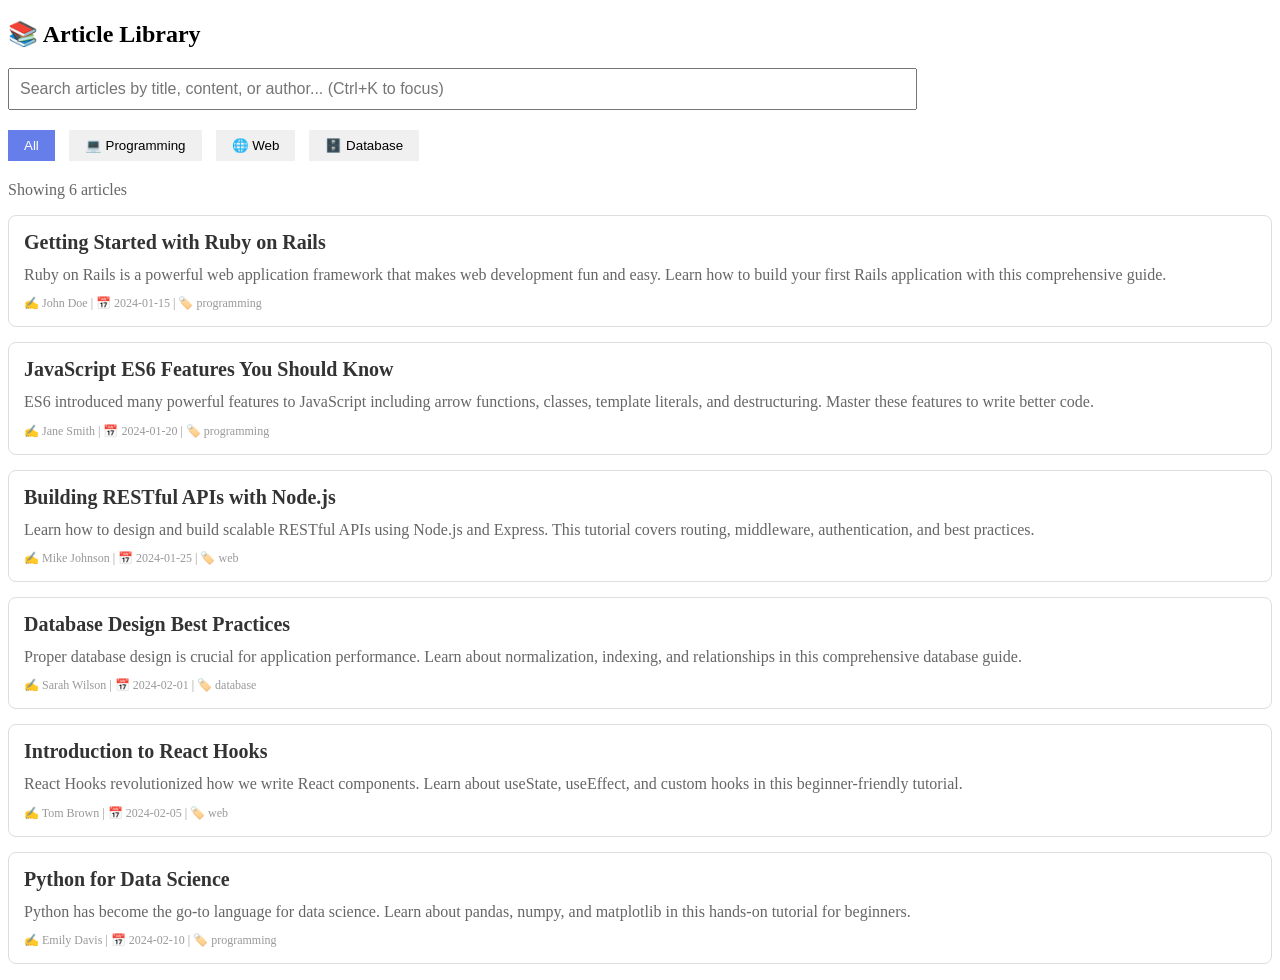
<file: textsearch_jquery.html>
<!DOCTYPE html>
<html lang="en">
<head>
    <meta charset="UTF-8">
    <title>Article Search & Filter</title>
    <script src="https://code.jquery.com/jquery-3.7.1.min.js"></script>
</head>
<body>
    <div class="container">
        <h2>📚 Article Library</h2>
        
        <!-- Search Section -->
        <div class="search-section">
            <input type="text" id="searchInput" placeholder="Search articles by title, content, or author... (Ctrl+K to focus)" style="width: 70%; padding: 10px; font-size: 16px;">
            <button id="clearSearch" style="display: none; padding: 10px 20px; margin-left: 10px; cursor: pointer;">✖ Clear</button>
        </div>
        
        <!-- Filter Buttons -->
        <div class="filter-section" style="margin: 20px 0;">
            <button class="filter-btn" data-filter="all" style="padding: 8px 16px; margin-right: 10px; cursor: pointer; background: #667eea; color: white; border: none;">All</button>
            <button class="filter-btn" data-filter="programming" style="padding: 8px 16px; margin-right: 10px; cursor: pointer; background: #f0f0f0; border: none;">💻 Programming</button>
            <button class="filter-btn" data-filter="web" style="padding: 8px 16px; margin-right: 10px; cursor: pointer; background: #f0f0f0; border: none;">🌐 Web</button>
            <button class="filter-btn" data-filter="database" style="padding: 8px 16px; margin-right: 10px; cursor: pointer; background: #f0f0f0; border: none;">🗄️ Database</button>
        </div>
        
        <!-- Results Info -->
        <div id="resultCount" style="margin: 10px 0; color: #666;">Showing 6 articles</div>
        
        <!-- Article List -->
        <ul id="articleList" style="list-style: none; padding: 0;"></ul>
    </div>

    <style>
        /* Minimal inline styles for better visibility */
        .article-item {
            border: 1px solid #ddd;
            margin: 15px 0;
            padding: 15px;
            border-radius: 8px;
            background: white;
            transition: all 0.3s;
        }
        .article-item:hover {
            box-shadow: 0 2px 8px rgba(0,0,0,0.1);
        }
        .article-title {
            font-size: 20px;
            font-weight: bold;
            margin-bottom: 10px;
            color: #333;
        }
        .article-content {
            color: #666;
            margin-bottom: 10px;
            line-height: 1.4;
        }
        .article-meta {
            font-size: 12px;
            color: #999;
            margin-top: 10px;
        }
        .highlight {
            background-color: yellow;
            font-weight: bold;
        }
        .no-results {
            text-align: center;
            padding: 40px;
            color: #999;
        }
        .filter-btn.active {
            background: #667eea;
            color: white;
        }
    </style>

    <script>
        $(document).ready(function() {
            // Article data
            const articles = [
                {
                    id: 1,
                    title: "Getting Started with Ruby on Rails",
                    content: "Ruby on Rails is a powerful web application framework that makes web development fun and easy. Learn how to build your first Rails application with this comprehensive guide.",
                    category: "programming",
                    date: "2024-01-15",
                    author: "John Doe"
                },
                {
                    id: 2,
                    title: "JavaScript ES6 Features You Should Know",
                    content: "ES6 introduced many powerful features to JavaScript including arrow functions, classes, template literals, and destructuring. Master these features to write better code.",
                    category: "programming",
                    date: "2024-01-20",
                    author: "Jane Smith"
                },
                {
                    id: 3,
                    title: "Building RESTful APIs with Node.js",
                    content: "Learn how to design and build scalable RESTful APIs using Node.js and Express. This tutorial covers routing, middleware, authentication, and best practices.",
                    category: "web",
                    date: "2024-01-25",
                    author: "Mike Johnson"
                },
                {
                    id: 4,
                    title: "Database Design Best Practices",
                    content: "Proper database design is crucial for application performance. Learn about normalization, indexing, and relationships in this comprehensive database guide.",
                    category: "database",
                    date: "2024-02-01",
                    author: "Sarah Wilson"
                },
                {
                    id: 5,
                    title: "Introduction to React Hooks",
                    content: "React Hooks revolutionized how we write React components. Learn about useState, useEffect, and custom hooks in this beginner-friendly tutorial.",
                    category: "web",
                    date: "2024-02-05",
                    author: "Tom Brown"
                },
                {
                    id: 6,
                    title: "Python for Data Science",
                    content: "Python has become the go-to language for data science. Learn about pandas, numpy, and matplotlib in this hands-on tutorial for beginners.",
                    category: "programming",
                    date: "2024-02-10",
                    author: "Emily Davis"
                }
            ];

            let currentFilter = 'all';
            let searchTerm = '';

            // Function to highlight text
            function highlightText(text, term) {
                if (!term) return text;

                const regex = new RegExp(`(${term})`, 'gi');
                return text.replace(regex, '<span class="highlight">$1</span>');
            }

            // Function to render articles
            function renderArticles() {
                const $articleList = $('#articleList');
                const searchTermLower = searchTerm.toLowerCase();

                // Filter articles based on search term and category filter
                const filteredArticles = articles.filter(article => {
                    // First apply category filter
                    if (currentFilter !== 'all' && article.category !== currentFilter) {
                        return false;
                    }

                    // Then apply search filter
                    if (searchTermLower) {
                        const titleMatch = article.title.toLowerCase().includes(searchTermLower);
                        const contentMatch = article.content.toLowerCase().includes(searchTermLower);
                        const authorMatch = article.author.toLowerCase().includes(searchTermLower);
                        return titleMatch || contentMatch || authorMatch;
                    }

                    return true;
                });

                // Update article count
                $('#articleCount').text(filteredArticles.length);
                $('#resultCount').text(`Showing ${filteredArticles.length} article${filteredArticles.length !== 1 ? 's' : ''}`);

                if (filteredArticles.length === 0) {
                    $articleList.html(`
                        <div class="no-results">
                            <i>🔍</i>
                            <p>No articles found matching "${searchTerm}"</p>
                            <p style="font-size: 14px; margin-top: 10px;">Try different keywords or clear the search</p>
                        </div>
                    `);
                    return;
                }

                // Build HTML for filtered articles
                let articlesHtml = '';
                filteredArticles.forEach(article => {
                    let titleDisplay = article.title;
                    let contentDisplay = article.content;
                    let authorDisplay = article.author;

                    // Apply highlighting if there's a search term
                    if (searchTerm) {
                        titleDisplay = highlightText(article.title, searchTerm);
                        contentDisplay = highlightText(article.content, searchTerm);
                        authorDisplay = highlightText(article.author, searchTerm);
                    }

                    articlesHtml += `
                        <li class="article-item" data-category="${article.category}">
                            <div class="article-title">${titleDisplay}</div>
                            <div class="article-content">${contentDisplay}</div>
                            <div class="article-meta">
                                <span>✍️ ${authorDisplay}</span> |
                                <span>📅 ${article.date}</span> |
                                <span>🏷️ ${article.category}</span>
                            </div>
                        </li>
                    `;
                });

                $articleList.html(articlesHtml);

                // Animate new items
                $('.article-item').hide().fadeIn(500);
            }

            // Search input handler
            $('#searchInput').on('input', function() {
                searchTerm = $(this).val();
                renderArticles();
            });

            // Clear search button
            $('#clearSearch').on('click', function() {
                $('#searchInput').val('');
                searchTerm = '';
                renderArticles();
                $(this).hide().fadeOut(200);
            });

            // Show/hide clear button based on input
            $('#searchInput').on('keyup', function() {
                if ($(this).val().length > 0) {
                    $('#clearSearch').fadeIn(200);
                } else {
                    $('#clearSearch').fadeOut(200);
                }
            });

            // Filter buttons
            $('.filter-btn').on('click', function() {
                $('.filter-btn').removeClass('active');
                $(this).addClass('active');
                currentFilter = $(this).data('filter');
                renderArticles();
            });

            // Keyboard shortcut: Ctrl + K to focus search
            $(document).on('keydown', function(e) {
                if (e.ctrlKey && e.key === 'k') {
                    e.preventDefault();
                    $('#searchInput').focus();
                }
            });

            // Initial render
            renderArticles();

            // Add some statistics
            function updateSearchStats() {
                if (searchTerm) {
                    const highlightedCount = $('.highlight').length;
                    if (highlightedCount > 0) {
                        $('#resultCount').append(` | ${highlightedCount} matches found`);
                    }
                }
            }
            
            // Call updateSearchStats after each render
            const originalRender = renderArticles;
            renderArticles = function() {
                originalRender();
                updateSearchStats();
            };
            
            // Re-initialize after function override
            renderArticles();
        });
    </script>
</body>
</html>
</file>
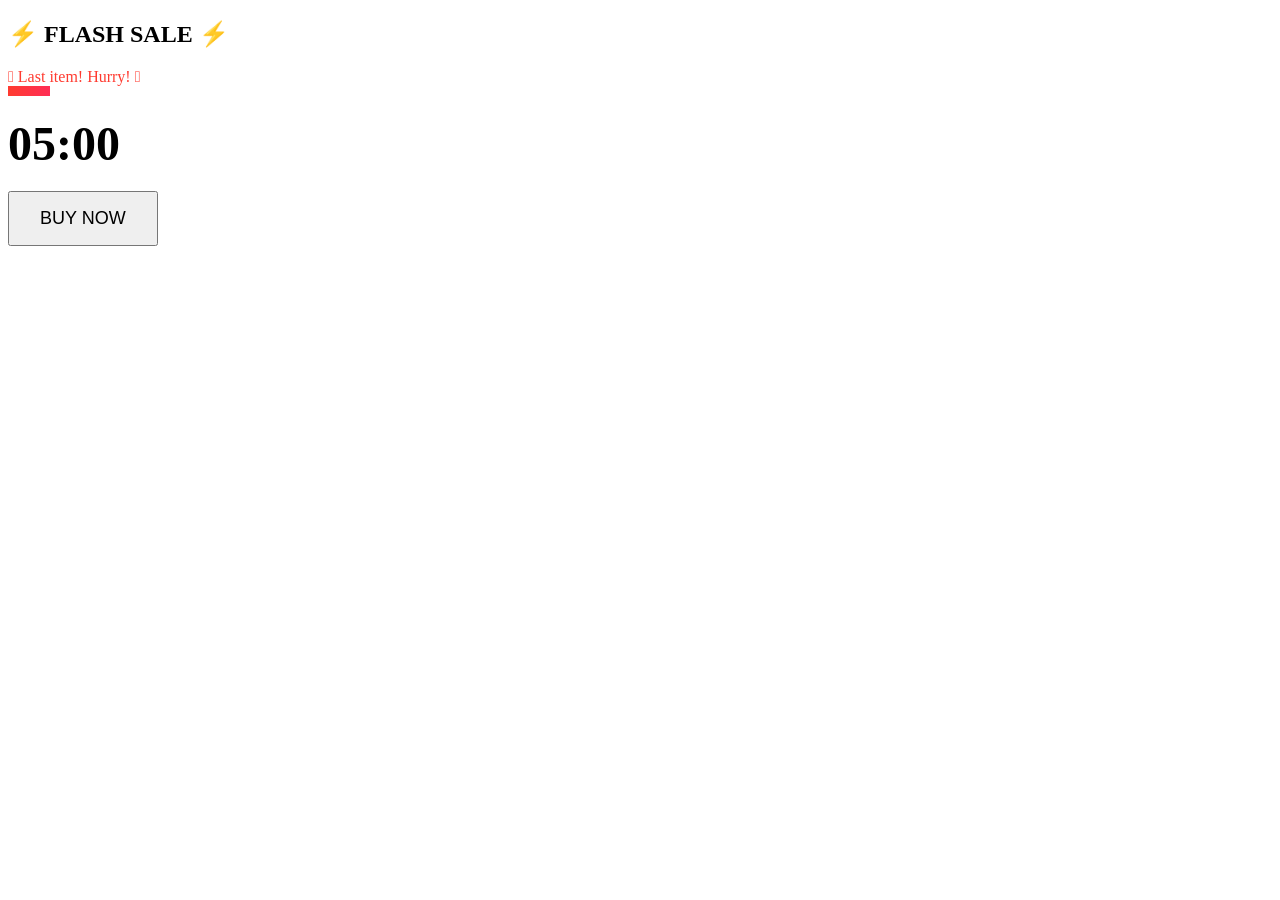
<file: timerjquery.html>
<!DOCTYPE html>
<html lang="en">
<head>
    <meta charset="UTF-8">
    <title>Deal Timer - Flash Sale</title>
    <script src="https://code.jquery.com/jquery-3.7.1.min.js"></script>
</head>
<body>
    <div class="deal-container">
        <h2>⚡ FLASH SALE ⚡</h2>
        
        <div id="stockInfo">꽅꽆 Only 5 left in stock!</div>
        
        <div class="timer-wrapper">
            <div class="progress-bar">
                <div id="progress" style="width: 100%; height: 10px;"></div>
            </div>
            <div id="timer" style="font-size: 48px; font-weight: bold; margin: 20px 0;">05:00</div>
        </div>
        
        <button id="buyBtn" style="padding: 15px 30px; font-size: 18px; cursor: pointer;">BUY NOW</button>
        
        <div id="expiredMessage" style="display: none; color: red; margin-top: 10px;">
            ⏰ Time's up! The deal has expired.
        </div>
    </div>

    <script>
        $(document).ready(function() {
            // Set initial time (5 minutes in seconds)
            let totalSeconds = 10; // 5 minutes = 300 seconds
            let timerInterval;

            // DOM elements
            const $timer = $('#timer');
            const $buyBtn = $('#buyBtn');
            const $expiredMessage = $('#expiredMessage');
            const $progress = $('#progress');

            // Format time as MM:SS
            function formatTime(seconds) {
                const mins = Math.floor(seconds / 60);
                const secs = seconds % 60;
                return `${mins.toString().padStart(2, '0')}:${secs.toString().padStart(2, '0')}`;
            }

            // Update progress bar
            function updateProgress() {
                const percentage = (totalSeconds / 300) * 100;
                $progress.css('width', percentage + '%');

                // Change progress bar color based on time left
                if (percentage > 50) {
                    $progress.css('background', 'linear-gradient(90deg, #4cd964, #5ac8fa)');
                } else if (percentage > 20) {
                    $progress.css('background', 'linear-gradient(90deg, #ffcc00, #ff9500)');
                } else {
                    $progress.css('background', 'linear-gradient(90deg, #ff3b30, #ff2d55)');
                }
            }

            // Update stock message based on time
            function updateStockMessage() {
                const $stockInfo = $('#stockInfo');
                if (totalSeconds > 180) { // More than 3 minutes
                    $stockInfo.text('꽅꽆 Only 5 left in stock!').css('color', '#27ae60');
                } else if (totalSeconds > 60) { // 1-3 minutes
                    $stockInfo.text(' Only 2 left in stock!').css('color', '#ff9500');
                } else { // Less than 1 minute
                    $stockInfo.text(' Last item! Hurry! ').css('color', '#ff3b30');
                }
            }

            // Timer function
            function startTimer() {
                timerInterval = setInterval(function() {
                    if (totalSeconds <= 0) {
                        // Timer expired
                        clearInterval(timerInterval);
                        $timer.text('00:00').addClass('expired');
                        $buyBtn.prop('disabled', true);
                        $expiredMessage.fadeIn();
                        $progress.css('width', '0%');
                        $('#stockInfo').text(' Out of stock').css('color', '#ff3b30');
                    } else {
                        totalSeconds--;
                        $timer.text(formatTime(totalSeconds));
                        updateProgress();
                        updateStockMessage();

                        // Add urgency effect in last 10 seconds
                        if (totalSeconds <= 10) {
                            $timer.css('color', '#ff3b30').css('transform', 'scale(1.1)');
                            $timer.animate({ transform: 'scale(1)' }, 500);
                        }
                    }
                }, 1000);
            }

            // Start the timer
            startTimer();

            // Buy button click handler
            $buyBtn.on('click', function() {
                if (!$(this).prop('disabled')) {
                    // Success animation
                    $(this).text('✓ PURCHASED!').css('background', '#4cd964');

                    // Show success message
                    const $successMsg = $('<div>', {
                        class: 'expired-message',
                        text: '薋薌薍薎薏薐薓薔薕薖薑薒薗 Purchase successful! Thank you for your order!',
                        css: {
                            display: 'block',
                            color: '#4cd964',
                            animation: 'fadeIn 0.5s'
                        }
                    });

                    $('.deal-container').append($successMsg);

                    // Reset button after 3 seconds
                    setTimeout(function() {
                        $buyBtn.text('BUY NOW').css('background', 'linear-gradient(135deg, #667eea 0%, #764ba2 100%)');
                        $successMsg.fadeOut(function() {
                            $(this).remove();
                        });
                    }, 3000);
                }
            });
            
            // Add hover effect for last 10 seconds
            $timer.on('mouseenter', function() {
                if (totalSeconds <= 10 && totalSeconds > 0) {
                    $(this).css('animation', 'pulse 0.5s infinite');
                }
            }).on('mouseleave', function() {
                $(this).css('animation', 'none');
            });
            
            // Keyboard shortcut for reset (for testing purposes)
            $(document).on('keydown', function(e) {
                if (e.ctrlKey && e.key === 'r') {
                    e.preventDefault();
                    clearInterval(timerInterval);
                    totalSeconds = 300;
                    $timer.text('05:00').removeClass('expired').css('color', '').css('transform', '');
                    $buyBtn.prop('disabled', false);
                    $expiredMessage.fadeOut();
                    updateProgress();
                    updateStockMessage();
                    startTimer();
                }
            });
            
            // Initial updates
            updateProgress();
            updateStockMessage();
        });
    </script>
</body>
</html>
</file>
<file: ecommerce/style.css>
* {
    margin: 0;
    padding: 0;
    box-sizing: border-box;
    font-family: Arial, sans-serif;
}

body {
    background: #f5f5f5;
    padding: 20px;
}

.app {
    max-width: 1000px;
    margin: 0 auto;
    background: white;
    border-radius: 10px;
    padding: 20px;
    box-shadow: 0 2px 10px rgba(0,0,0,0.1);
}

header {
    display: flex;
    justify-content: space-between;
    align-items: center;
    padding-bottom: 20px;
    border-bottom: 2px solid #eee;
    margin-bottom: 20px;
}

h1 {
    font-size: 24px;
}

.nav-btn {
    background: none;
    border: none;
    font-size: 16px;
    margin-left: 20px;
    cursor: pointer;
    padding: 8px 12px;
}

.nav-btn.active {
    color: #0066cc;
    border-bottom: 2px solid #0066cc;
}

.products-grid {
    display: grid;
    grid-template-columns: repeat(auto-fill, minmax(200px, 1fr));
    gap: 20px;
}

.product-card {
    border: 1px solid #ddd;
    padding: 15px;
    border-radius: 8px;
    text-align: center;
}

.price {
    color: #28a745;
    font-size: 20px;
    font-weight: bold;
    margin: 10px 0;
}

button {
    background: #0066cc;
    color: white;
    border: none;
    padding: 8px 16px;
    border-radius: 5px;
    cursor: pointer;
}

button:hover {
    background: #0052a3;
}

.cart-summary {
    background: #f9f9f9;
    padding: 20px;
    border-radius: 8px;
    margin-top: 20px;
}

.cart-items {
    list-style: none;
}

.cart-items li {
    display: flex;
    justify-content: space-between;
    align-items: center;
    padding: 12px 0;
    border-bottom: 1px solid #ddd;
}

.qty {
    margin: 0 10px;
    font-weight: bold;
}

.qtyMinus, .qtyPlus, .removeItem {
    padding: 5px 10px;
    margin: 0 2px;
}

.removeItem {
    background: #dc3545;
}

.removeItem:hover {
    background: #c82333;
}

.total {
    font-size: 24px;
    font-weight: bold;
    text-align: right;
    margin: 20px 0;
    padding-top: 20px;
    border-top: 2px solid #ddd;
}

.payment-options {
    margin: 20px 0;
    padding: 15px;
    background: white;
    border-radius: 8px;
}

.payment-options label {
    display: block;
    margin: 10px 0;
}

.payment-step {
    margin-top: 15px;
    padding: 15px;
    background: #f0f0f0;
    border-radius: 5px;
}

.payment-step input, .payment-step select {
    width: 100%;
    padding: 8px;
    margin-top: 5px;
    border: 1px solid #ddd;
    border-radius: 5px;
}

.loader {
    text-align: center;
    padding: 40px;
    color: #666;
}

.empty-msg {
    text-align: center;
    padding: 40px;
    color: #666;
}

.success-badge {
    background: #d4edda;
    color: #155724;
    padding: 40px;
    text-align: center;
    border-radius: 8px;
    font-size: 18px;
}

.item-total {
    font-weight: bold;
    min-width: 80px;
    text-align: right;
}

button.secondary {
    background: #6c757d;
}

button.secondary:hover {
    background: #5a6268;
}
</file>
